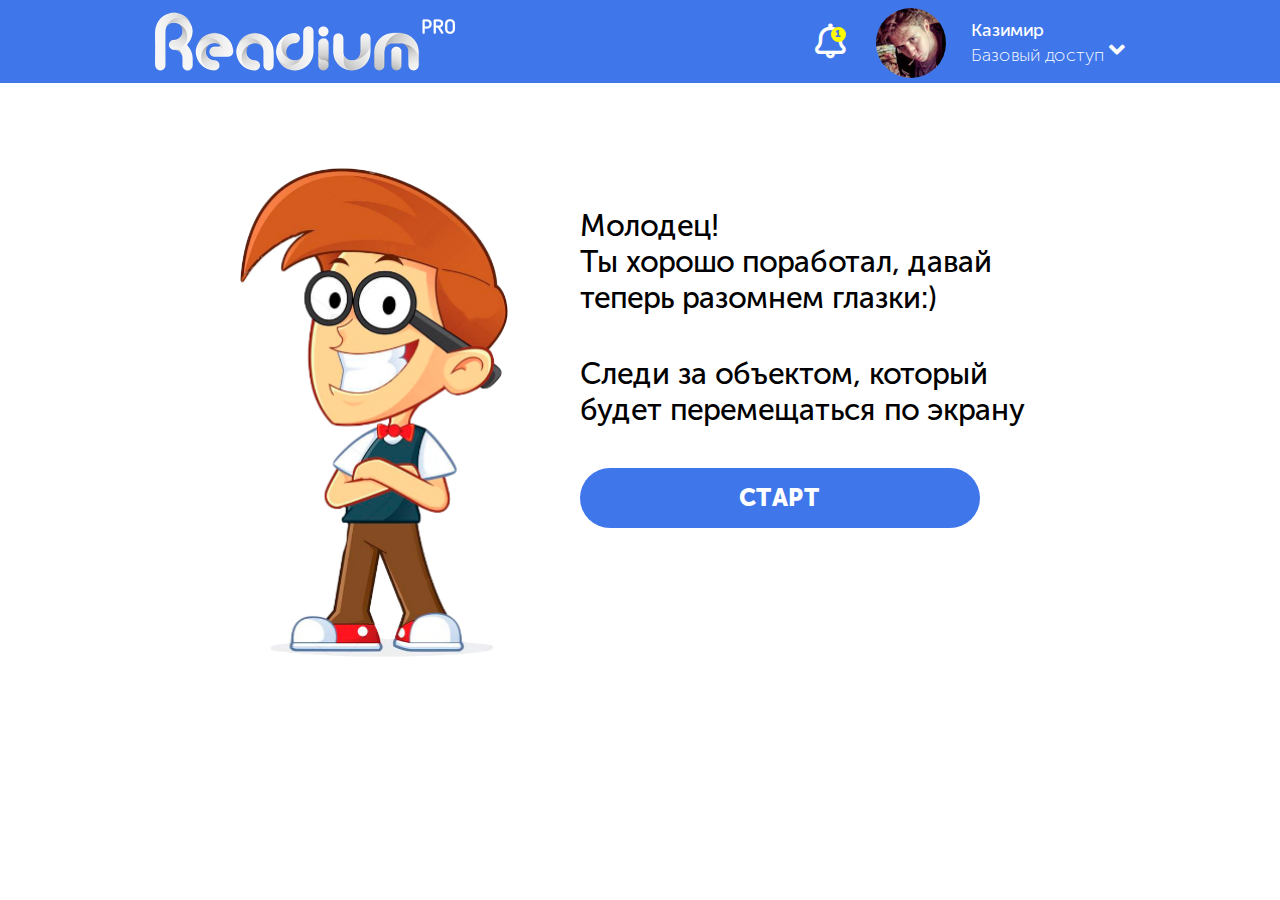
<file: test_code/ball.html>
<!DOCTYPE html>
<html lang="ru">

<head>
	<meta charset="utf-8">
	<title>Ball</title>
	<meta name="description" content="">
	<meta http-equiv="X-UA-Compatible" content="IE=edge">
	<meta name="viewport" content="width=device-width, initial-scale=1, maximum-scale=1">
	
	<!-- <meta property="og:image" content="path/to/image.jpg">
	<link rel="shortcut icon" href="img/favicon/favicon.ico" type="image/x-icon">
	<link rel="apple-touch-icon" href="img/favicon/apple-touch-icon.png">
	<link rel="apple-touch-icon" sizes="72x72" href="img/favicon/apple-touch-icon-72x72.png">
	<link rel="apple-touch-icon" sizes="114x114" href="img/favicon/apple-touch-icon-114x114.png">
	Chrome, Firefox OS and Opera
	<meta name="theme-color" content="#000">
	Windows Phone
	<meta name="msapplication-navbutton-color" content="#000">
	iOS Safari
	<meta name="apple-mobile-web-app-status-bar-style" content="#000"> -->
	<style>body { overflow-x: hidden; } html { background-color: #fff; }</style>
	<link rel="stylesheet" href="../css/fonts.css">
	<link rel="stylesheet" href="../css/test-style.css">
	<link rel="stylesheet" href="../css/fontawesome-all.min.css">
</head>

<body>
	
	<header class="test-header clearfix">
		<div class="layout-position">

			<div class="test-header-wraper">
				<div class="logo">
					<a href="../index.html" class="logo-link"><img src="../img/land/Logo-White.png" width="300" height="59" alt="Readium"></a>
				</div>
				<div class="subscription hidden">
					<a class="subscription__link btn" href="#">Оформить подписку</a>
					<div class="reward hidden">
						<ul>
							<li class="reward-item reward-item__star">100</li>
							<li class="reward-item reward-item__energy">100</li>
							<li class="reward-item reward-item__coin">100</li>
						</ul>
					</div>
				</div>

				<div class="user-block">
					<div class="user-block__notification">
						<i class="far fa-bell"></i>
					</div>
					<div class="user-block__avatar">
						<img src="../img/test/avatar1.jpg" alt="ваш аватар">
					</div>
					<div class="user-block__profile">
						<span class="user-block__profile-name">Казимир</span>
						<span class="user-block__profile-access">Базовый доступ</span>
					</div>
					<div class="arr-down">
						<i class="fas fa-angle-down"></i>
					</div>

				</div>
				<div class="user-menu hidden">
					<ul>
						<li class="user-menu__item"><a href="#">Профиль</a></li>
						<li class="user-menu__item"><a href="#">Оформить подписку</a></li>
						<li class="user-menu__item hidden"><a href="#">Статистика</a></li>
						<li class="user-menu__item hidden"><a href="#">Награды</a></li>
						<li class="user-menu__item hidden"><a href="#">Упражнения</a></li>
					</ul>
					<div class="reward reward--small">
						<ul>
							<li class="reward-item reward-item--small reward-item__star reward-item__star--small">100</li>
							<li class="reward-item reward-item--small reward-item__energy reward-item__energy--small">100</li>
							<li class="reward-item reward-item--small reward-item__coin reward-item__coin--small">100</li>
						</ul>
						<div class="exit">
							<button class="exit-profile">Выход</button>
						</div>
					</div>
				</div>
			</div>
			
		</div>
	</header>

	<main>
		<div class="test layout-position">
			<div class="test-wraper test-wraper-start">
				<div class="first-screen clearfix">
					<img src="../img/test/start-t2-boy.png" width="268" height="490" alt="IMG">
					<p class="first-screen__text first-screen__text-top">Молодец!<br><span>Ты хорошо поработал, давай теперь разомнем глазки:)</p>
					<p class="first-screen__text first-screen__text-bot">Следи за объектом, который будет перемещаться по экрану</p>
					<button id="start-btn" class="test-read btn">Старт</button>
				</div>
			</div>
		</div>
		<div class="ball-screen hidden">
			<div id="train" class="ball-screen__img">
				<img src="../img/test/ufo.png" width="175" height="159">
			</div>
			<div class="time-bar">
				<div class="time-bar__band"></div>
			</div>
		</div>
	</main>


	</div>
	<script src="../js/ball.js"></script>
</body>
</html>
</file>
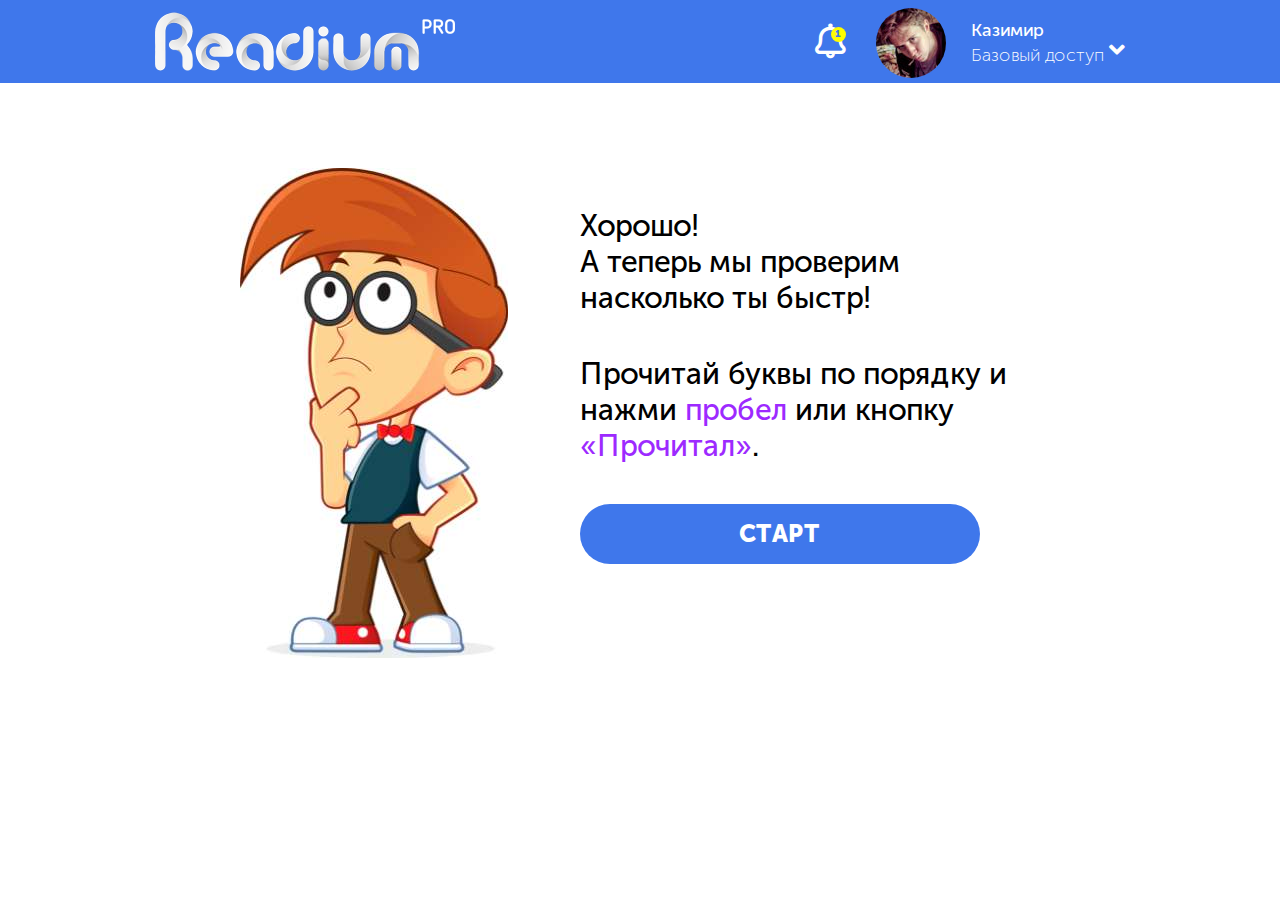
<file: test_code/test-timer.html>
<!DOCTYPE html>
<html lang="ru">

<head>
	<meta charset="utf-8">
	<title>test-abc</title>
	<meta name="description" content="">
	<meta http-equiv="X-UA-Compatible" content="IE=edge">
	<meta name="viewport" content="width=device-width, initial-scale=1, maximum-scale=1">
	
	<!-- <meta property="og:image" content="path/to/image.jpg">
	<link rel="shortcut icon" href="img/favicon/favicon.ico" type="image/x-icon">
	<link rel="apple-touch-icon" href="img/favicon/apple-touch-icon.png">
	<link rel="apple-touch-icon" sizes="72x72" href="img/favicon/apple-touch-icon-72x72.png">
	<link rel="apple-touch-icon" sizes="114x114" href="img/favicon/apple-touch-icon-114x114.png">
	Chrome, Firefox OS and Opera
	<meta name="theme-color" content="#000">
	Windows Phone
	<meta name="msapplication-navbutton-color" content="#000">
	iOS Safari
	<meta name="apple-mobile-web-app-status-bar-style" content="#000"> -->
	<style>body { overflow-x: hidden; } html { background-color: #fff; }</style>
	<link rel="stylesheet" href="../css/fonts.css">
	<link rel="stylesheet" href="../css/test-style.css">
	<link rel="stylesheet" href="../css/fontawesome-all.min.css">
</head>

<body>
	
	<header class="test-header clearfix">
		<div class="layout-position clearfix">

			<div class="test-header-wraper ">
				<div class="logo">
					<a href="../index.html" class="logo-link"><img src="../img/land/Logo-White.png" width="300" height="59" alt="Readium"></a>
				</div>
				<div class="subscription hidden">
					<a class="subscription__link btn hidden" href="#">Оформить подписку</a>
					<div class="reward hidden">
						<ul>
							<li class="reward-item reward-item__star">100</li>
							<li class="reward-item reward-item__energy">100</li>
							<li class="reward-item reward-item__coin">100</li>
						</ul>
					</div>
				</div>

				<div class="user-block">
					<div class="user-block__notification">
						<i class="far fa-bell"></i>
					</div>
					<div class="user-block__avatar">
						<img src="../img/test/avatar1.jpg" alt="ваш аватар">
					</div>
					<div class="user-block__profile">
						<span class="user-block__profile-name">Казимир</span>
						<span class="user-block__profile-access">Базовый доступ</span>
					</div>
					<div class="arr-down">
						<i class="fas fa-angle-down"></i>
					</div>

				</div>
				<div class="user-menu hidden">
					<ul>
						<li class="user-menu__item"><a href="#">Профиль</a></li>
						<li class="user-menu__item"><a href="#">Оформить подписку</a></li>
						<li class="user-menu__item hidden"><a href="#">Статистика</a></li>
						<li class="user-menu__item hidden"><a href="#">Награды</a></li>
						<li class="user-menu__item hidden"><a href="#">Упражнения</a></li>
					</ul>
					<div class="reward reward--small">
						<ul>
							<li class="reward-item reward-item--small reward-item__star reward-item__star--small">100</li>
							<li class="reward-item reward-item--small reward-item__energy reward-item__energy--small">100</li>
							<li class="reward-item reward-item--small reward-item__coin reward-item__coin--small">100</li>
						</ul>
						<div class="exit">
							<button class="exit-profile">Выход</button>
						</div>
					</div>
				</div>
			</div>
			
		</div>
	</header>

	<main>

		<div class="test layout-position">

			<div class="test-wraper test-wraper-start">
				<div class="first-screen clearfix">
					<img src="../img/test/test2-boy.jpg" width="268" height="490" alt="IMG">
					<p class="first-screen__text first-screen__text-top">Хорошо!<br><span> А теперь мы проверим<br> насколько ты быстр!</span></p>
					<p class="first-screen__text first-screen__text-bot">Прочитай буквы по порядку и нажми <span class= "test-content__text--pur">пробел</span> или кнопку <span class="test-content__text--pur">«Прочитал»</span>.</p>
					<button id="start-btn" class="test-read btn">Старт</button>
				</div>
			</div>

			<div class="test-wraper-2 clearfix hidden">
				<div class="test-content test-block clearfix">
					<div class="test-block__lesson">
						<div class="test-block__lesson-wrap">
							<div class="test-arr-right">
								<i class="fa fa-arrow-right" aria-hidden="true"></i>
							</div>
							<table class="table-letter">
								<tr>
									<td class="active-td">а</td>
									<td>б</td>
									<td>в</td>
									<td>г</td>
									<td>д</td>
								</tr>
								<tr>
									<td>е</td>
									<td>ё</td>
									<td>ж</td>
									<td>з</td>
									<td>и</td>
								</tr>
								<tr>
									<td>й</td>
									<td>к</td>
									<td>л</td>
									<td>м</td>
									<td>н</td>
								</tr>
								<tr>
									<td>о</td>
									<td>п</td>
									<td>р</td>
									<td>с</td>
									<td>т</td>
								</tr>
								<tr>
									<td>у</td>
									<td>ф</td>
									<td>х</td>
									<td>ц</td>
									<td>ч</td>
								</tr>
								<tr>
									<td>ш</td>
									<td>щ</td>
									<td>э</td>
									<td>ю</td>
									<td>я</td>
								</tr>
							</table>
						</div>
						<div class="hint-rotate hidden">
								<p class="hint-rotate__text"> <span class="text-green">Молодец!</span><br>А теперь прочитай буквы <span class="text-blue">сверху-вниз</span> </p>
								<button id="adc-hint-ok" class="test-read">Ок</button>
							</div>

					</div>
					<aside class="test-block__timers">
						<div class="test-block__timers-title">
							твоё время
						</div>
						<div id="timer1" class="test-timer test-timer1 test-timer--active">0 : 00</div>
						<div id="timer2" class="test-timer test-timer2 disabled">0 : 00</div>
						<div id="timer3" class="test-timer test-timer3 disabled">0 : 00</div>
						<div id="timer4" class="test-timer test-timer4 disabled">0 : 00</div>
						<div id="timer5" class="test-timer test-timer5 disabled">0 : 00</div>
					</aside>
					<div class="test-btn-block">
						<button id="test-abc" class="test-read btn">Прочитал</button>
						<button id="modal-hint"	class="test-read test-hint btn">Подсказка</button>
						<div class="btn-overlay hidden"></div>
					</div>
				</div>
			</div>
			<div class="test-wraper test-wraper-result hidden">
				<div class="test-content clearfix">
					<img class="img-result" src="../img/test/boy.png" width="272" height="463" alt="IMG">
					<div class="result-block">
						<div class="result-block__title"> 
							<h3>Отличная работа!</h3>
							<p>Твой лучший результат:</p>	
						</div>
						<div class="result-block__text"> 0 : 23 </div>
						<div class="result-star">
							<div class="result-star__item">
								<i class="fas fa-star"></i>
							</div>
							<div class="result-star__item">
								<i class="fas fa-star"></i>
							</div>
							<div class="result-star__item ">
								<i class="far fa-star"></i>
							</div>
							<div class="reward-item__star reward-item__star--big"></div>
						</div>
						<div class="result-block__text-bot">
							<p>Ты получаешь свои первые моннетки! Они вскоре тебе пригодятся!</p>
						</div>
					</div>
					<button id="btn-result" class="test-read test-read--right test-read--result btn">далее</button>
				</div>
			</div>
			

		</div>
	</main>
	<div class="overlay hidden"></div>

	<div class="modal-hint hidden">
		<div class="modal-hint__header">
			<h3 class="modal-hint__header-title">Подсказка</h3>
			<img src="../img/rocet-form.png" alt="roket">
		</div>
		<p class="hint-text"></p>
		<ul class="hint-list">
			<li class="hint-list__item">1. Прочитай буквы первый раз внимательно,засекая скорость.</li>
			<li class="hint-list__item">2. Со второго раза буквы будут поворачиваться каждый раз на 90 градусов. Твоя задача читать их правильно.</li>
			<li class="hint-list__item">3. Когда буквы вернутся в исходное положение, прочитай их с максимальной скоростью.</li>
		</ul>
		<button class="hint-btn">Понял</button>

	</div>
	<script src="../js/test-abc.js"></script>
	<!-- <script src="js/step-test.js"></script> -->
	
</body>
</html>
</file>
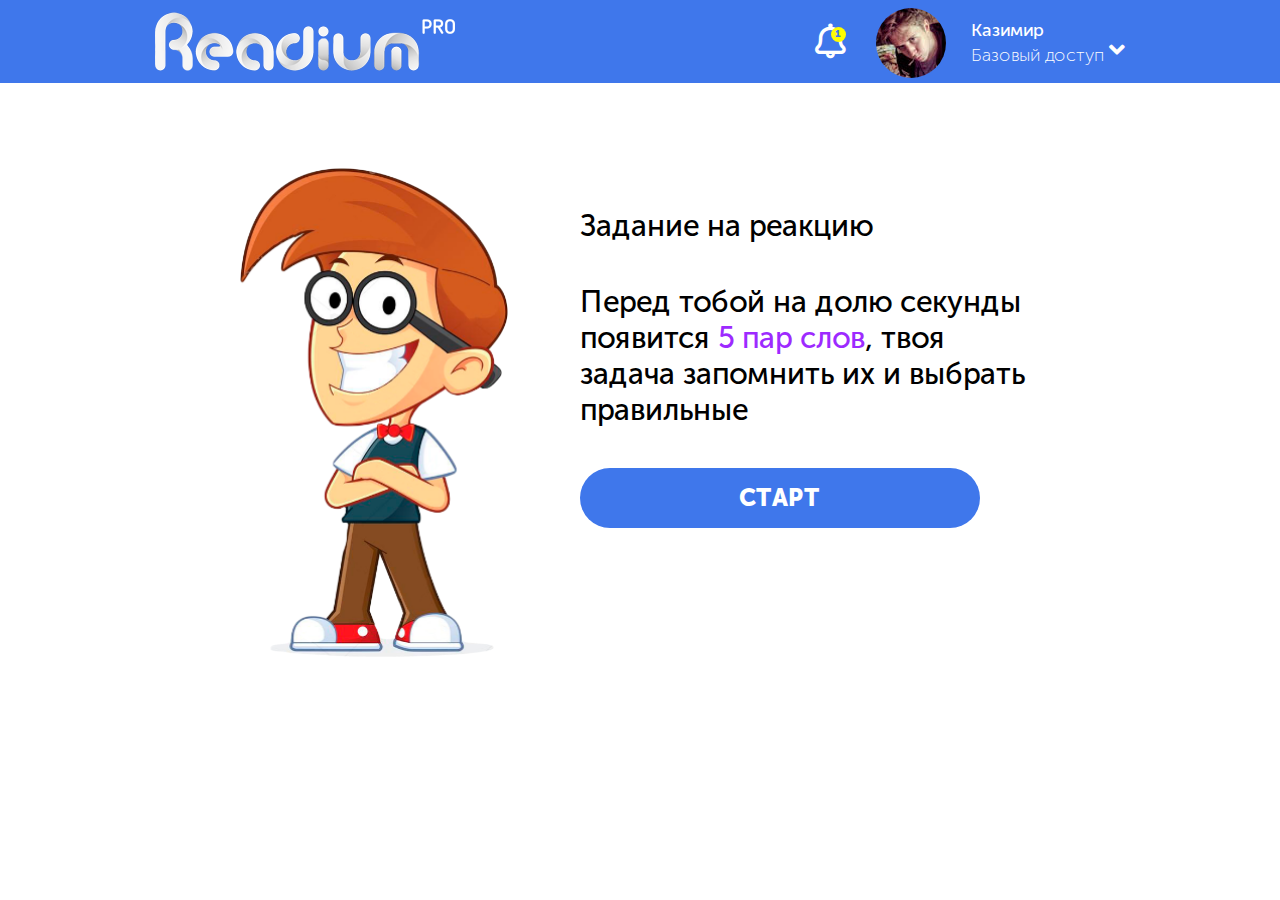
<file: test_code/waterlemon.html>
<!DOCTYPE html>
<html lang="ru">

<head>
	<meta charset="utf-8">
	<title>waterlemon</title>
	<meta name="description" content="">
	<meta http-equiv="X-UA-Compatible" content="IE=edge">
	<meta name="viewport" content="width=device-width, initial-scale=1, maximum-scale=1">
	<link rel="stylesheet" href="../css/fonts.css">
	<link rel="stylesheet" href="../css/test-style.css">
	<link rel="stylesheet" href="../css/fontawesome-all.min.css">
</head>

<body>
	
	<header class="test-header clearfix">
		<div class="layout-position">

			<div class="test-header-wraper">
				<div class="logo">
					<a href="../index.html" class="logo-link"><img src="../img/land/Logo-White.png" width="300" height="59" alt="Readium"></a>
				</div>
				<div class="subscription hidden">
					<a class="subscription__link btn" href="#">Оформить подписку</a>
					<div class="reward hidden">
						<ul>
							<li class="reward-item reward-item__star">100</li>
							<li class="reward-item reward-item__energy">100</li>
							<li class="reward-item reward-item__coin">100</li>
						</ul>
					</div>
				</div>

				<div class="user-block">
					<div class="user-block__notification">
						<i class="far fa-bell"></i>
					</div>
					<div class="user-block__avatar">
						<img src="../img/test/avatar1.jpg" alt="ваш аватар">
					</div>
					<div class="user-block__profile">
						<span class="user-block__profile-name">Казимир</span>
						<span class="user-block__profile-access">Базовый доступ</span>
					</div>
					<div class="arr-down">
						<i class="fas fa-angle-down"></i>
					</div>

				</div>
				<div class="user-menu hidden">
					<ul>
						<li class="user-menu__item"><a href="#">Профиль</a></li>
						<li class="user-menu__item"><a href="#">Оформить подписку</a></li>
						<li class="user-menu__item hidden"><a href="#">Статистика</a></li>
						<li class="user-menu__item hidden"><a href="#">Награды</a></li>
						<li class="user-menu__item hidden"><a href="#">Упражнения</a></li>
					</ul>
					<div class="reward reward--small">
						<ul>
							<li class="reward-item reward-item--small reward-item__star reward-item__star--small">100</li>
							<li class="reward-item reward-item--small reward-item__energy reward-item__energy--small">100</li>
							<li class="reward-item reward-item--small reward-item__coin reward-item__coin--small">100</li>
						</ul>
						<div class="exit">
							<button class="exit-profile">Выход</button>
						</div>
					</div>
				</div>
			</div>
			
		</div>
	</header>
	<!-- -----------------------test-content -------------------------------------------------------->
	<main>
		<div class="test layout-position">
			<!-- ----------------start-scr--------------------------- -->
			<div class="test-wraper test-wraper-start">
				<div class="first-screen clearfix">
					<img src="../img/test/start-t2-boy.png" width="268" height="490" alt="IMG">
					<p class="first-screen__text first-screen__text-top">Задание на реакцию</p>
					<p class="first-screen__text first-screen__text-bot">Перед тобой на долю секунды появится <span class= "test-content__text--pur">5 пар слов</span>, твоя задача запомнить их и выбрать правильные</p>
					<button id="start-btn" class="test-read btn">Старт</button>
				</div>
			</div>
			<!-- ---------------ready-scr---------------------------- -->
			<div class="test-wraper test-wraper-ready hidden">
				<div class="test-content test-ready">
					<p>Вы готовы?</p>
					<button id="btn-ready" class="test-read test-read--ready">Да</button>
				</div>
			</div>	
			<!-- ---------------task-scr----------------------------- -->
			<div class=" test-wraper test-wraper2 hidden">
				<div class="test-content clearfix">  
					<div class="task-test2 clearfix">
						<div class="task-word task-word1">
							<span>Дыня</span>
						</div>
						<img src="../img/test/test2-boy.png" alt="IMG">
						<div class="task-word task-word2">
							<span>Арбуз</span>
						</div>
					</div>
					<!-- --------------answer-scr--------------------------- -->					
					<div class="test2-answer hidden">
						<div class="test2-answer__text">
							<!-- Заголовок проверки ответа, убрать класс hidden в окне проверки -->
							<h3 class="hidden">Хорошо!</h3>
							<!-- Вопрос задания добавить класс hidden в окне проверки -->
							<p>Какие были слова?</p>
							<!-- Если допущена ошибка то показать это сообщение под заголовком -->
							<span class="hidden">Но ты совершил ошибку, будь внимательней в следующий раз:)</span>
						</div>
						<div class="possible-answer possible-answer--col2"> <!-- possible-answer--col1 -->
							<div class="possible-answer__wrap">
								<span class="possible-answer__item">Капуста</span>
							</div>
							<div class="possible-answer__wrap">
								<span class="possible-answer__item">Морковь</span>
							</div>
							<div class="possible-answer__wrap">
								<span class="possible-answer__item">Арбуз</span>
							</div>
							<div class="possible-answer__wrap">
								<span class="possible-answer__item">Собака</span>
							</div>
							<div class="possible-answer__wrap">
								<span class="possible-answer__item">Яблоко</span>
							</div>
							<div class="possible-answer__wrap">
								<span class="possible-answer__item">Дыня</span>
							</div>
							<div class="test-btn-block">
								<button id="btn-answ" class="test-read test-read2 hidden">Далее</button>
							</div>
						</div>
					</div>
				</div>
			</div>
			<div class="test-wraper test-wraper-result hidden">
				<div class="test-content clearfix">
					<img class="img-result" src="../img/test/boy.png" width="272" height="463" alt="IMG">
					<div class="result-block">
						<div class="result-block__title"> 
							<h3>Отличная работа!</h3>
							<p>Ты правилно отгадал:</p>	
						</div>
						<div class="result-block__text"> 0 : 23 </div>
						<div class="result-star">
							<div class="result-star__item">
								<i class="fas fa-star"></i>
							</div>
							<div class="result-star__item">
								<i class="fas fa-star"></i>
							</div>
							<div class="result-star__item ">
								<i class="far fa-star"></i>
							</div>
							<div class="reward-item__star reward-item__star--big"></div>
						</div>
						<div class="result-block__text-bot">
							<p>Ты получаешь свои первые моннетки! Они вскоре тебе пригодятся!</p>
						</div>
					</div>
					<button id="btn-result" class="test-read test-read--right test-read--result btn">далее</button>
				</div>
			</div>
		</div>
	</main>
<script src="../js/waterlemon.js"></script>
</body>
</html>
</file>
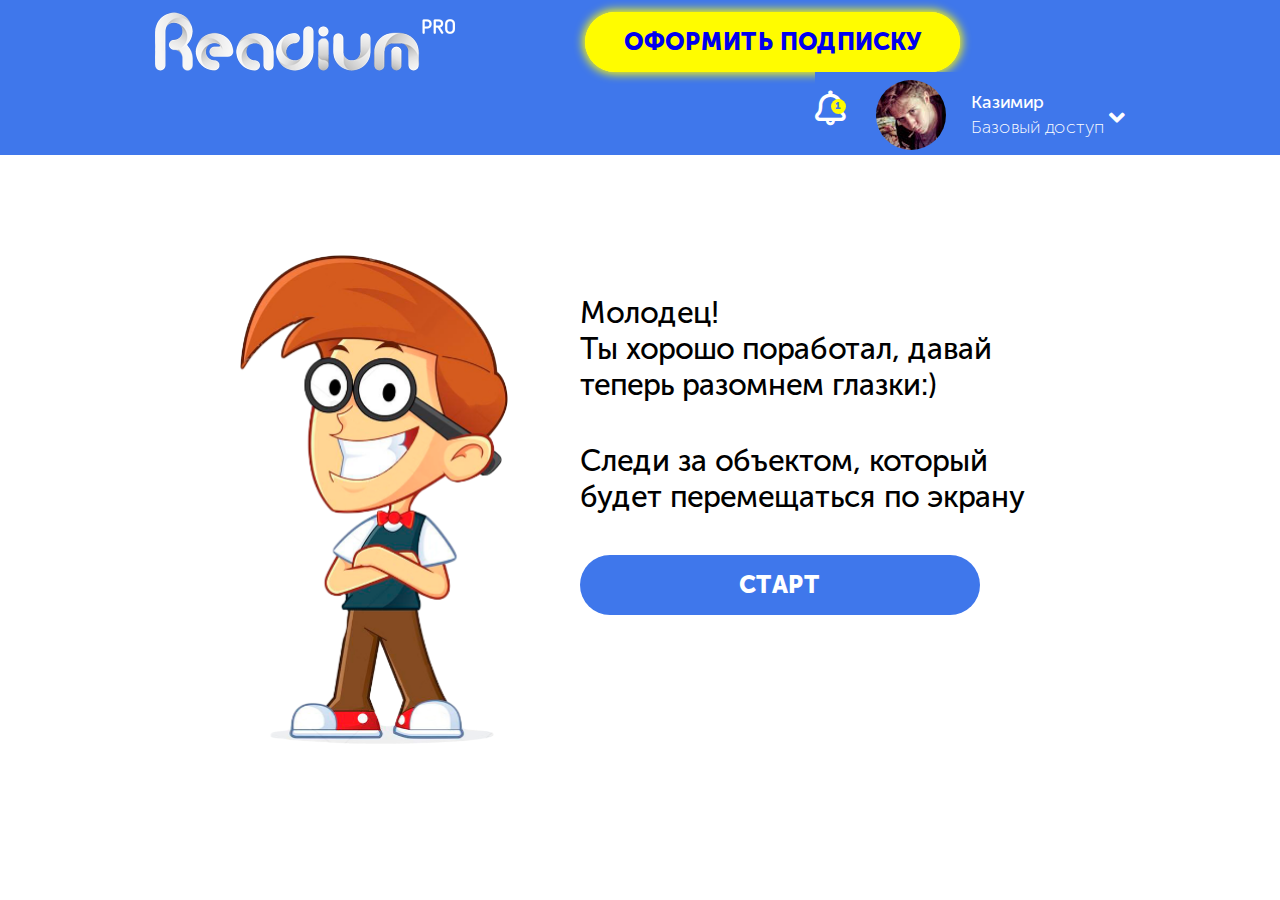
<file: test_code/abc/ball.html>
<html lang="ru">
<head>
    <meta charset="utf-8">
    <title>Ball</title>
    <meta name="description" content="">
    <meta http-equiv="X-UA-Compatible" content="IE=edge">
    <meta name="viewport" content="width=device-width, initial-scale=1, maximum-scale=1">

    <!-- <meta property="og:image" content="path/to/image.jpg">
    <link rel="shortcut icon" href="img/favicon/favicon.ico" type="image/x-icon">
    <link rel="apple-touch-icon" href="img/favicon/apple-touch-icon.png">
    <link rel="apple-touch-icon" sizes="72x72" href="img/favicon/apple-touch-icon-72x72.png">
    <link rel="apple-touch-icon" sizes="114x114" href="img/favicon/apple-touch-icon-114x114.png">
    Chrome, Firefox OS and Opera
    <meta name="theme-color" content="#000">
    Windows Phone
    <meta name="msapplication-navbutton-color" content="#000">
    iOS Safari
    <meta name="apple-mobile-web-app-status-bar-style" content="#000"> -->
    <style>body {
        overflow-x: hidden;
    }

    html {
        background-color: #fff;
    }</style>
    <link rel="stylesheet" href="fonts.css">
    <link rel="stylesheet" href="style.css">
    <link rel="stylesheet" href="fontawesome-all.min.css">
</head>

<body>

<header class="test-header clearfix">
    <div class="layout-position">

        <div class="test-header-wraper">
            <div class="logo">
                <a href="index.html" class="logo-link"><img src="img/Logo-White.png" width="300" height="59"
                                                            alt="Readium"></a>
            </div>
            <div class="subscription">
                <a class="subscription__link btn" href="#">Оформить подписку</a>
                <div class="reward hidden">
                    <ul>
                        <li class="reward-item reward-item__star">100</li>
                        <li class="reward-item reward-item__energy">100</li>
                        <li class="reward-item reward-item__coin">100</li>
                    </ul>
                </div>
            </div>

            <div class="user-block">
                <div class="user-block__notification">
                    <i class="far fa-bell"></i>
                </div>
                <div class="user-block__avatar">
                    <img src="img/avatar1.jpg" alt="ваш аватар">
                </div>
                <div class="user-block__profile">
                    <span class="user-block__profile-name">Казимир</span>
                    <span class="user-block__profile-access">Базовый доступ</span>
                </div>
                <div class="arr-down">
                    <i class="fas fa-angle-down"></i>
                </div>

            </div>
            <div class="user-menu hidden">
                <ul>
                    <li class="user-menu__item"><a href="#">Профиль</a></li>
                    <li class="user-menu__item"><a href="#">Оформить подписку</a></li>
                    <li class="user-menu__item hidden"><a href="#">Статистика</a></li>
                    <li class="user-menu__item hidden"><a href="#">Награды</a></li>
                    <li class="user-menu__item hidden"><a href="#">Упражнения</a></li>
                </ul>
                <div class="reward reward--small">
                    <ul>
                        <li class="reward-item reward-item--small reward-item__star reward-item__star--small">100</li>
                        <li class="reward-item reward-item--small reward-item__energy reward-item__energy--small">100
                        </li>
                        <li class="reward-item reward-item--small reward-item__coin reward-item__coin--small">100</li>
                    </ul>
                    <div class="exit">
                        <button class="exit-profile">Выход</button>
                    </div>
                </div>
            </div>
        </div>

    </div>
</header>

<main>
    <div class="test layout-position">
        <div class="test-wraper test-wraper-start">
            <div class="first-screen clearfix">
                <img src="img/start-t2-boy.png" width="268" height="490" alt="IMG">
                <p class="first-screen__text first-screen__text-top">Молодец!<br><span>Ты хорошо поработал, давай теперь разомнем глазки:)</span>
                </p>
                <p class="first-screen__text first-screen__text-bot">Следи за объектом, который будет перемещаться по
                    экрану</p>
                <button id="start-btn" class="test-read btn">Старт</button>
            </div>
        </div>
    </div>
    <div class="ball-screen hidden">
        <div id="train" class="ball-screen__img">
            <img src="img/ufo.png" width="175" height="159">
        </div>
        <div class="time-bar">
            <div class="time-bar__band"></div>
        </div>
    </div>
</main>


<script src="js/ball.js"></script>


</body>
</html>
</file>
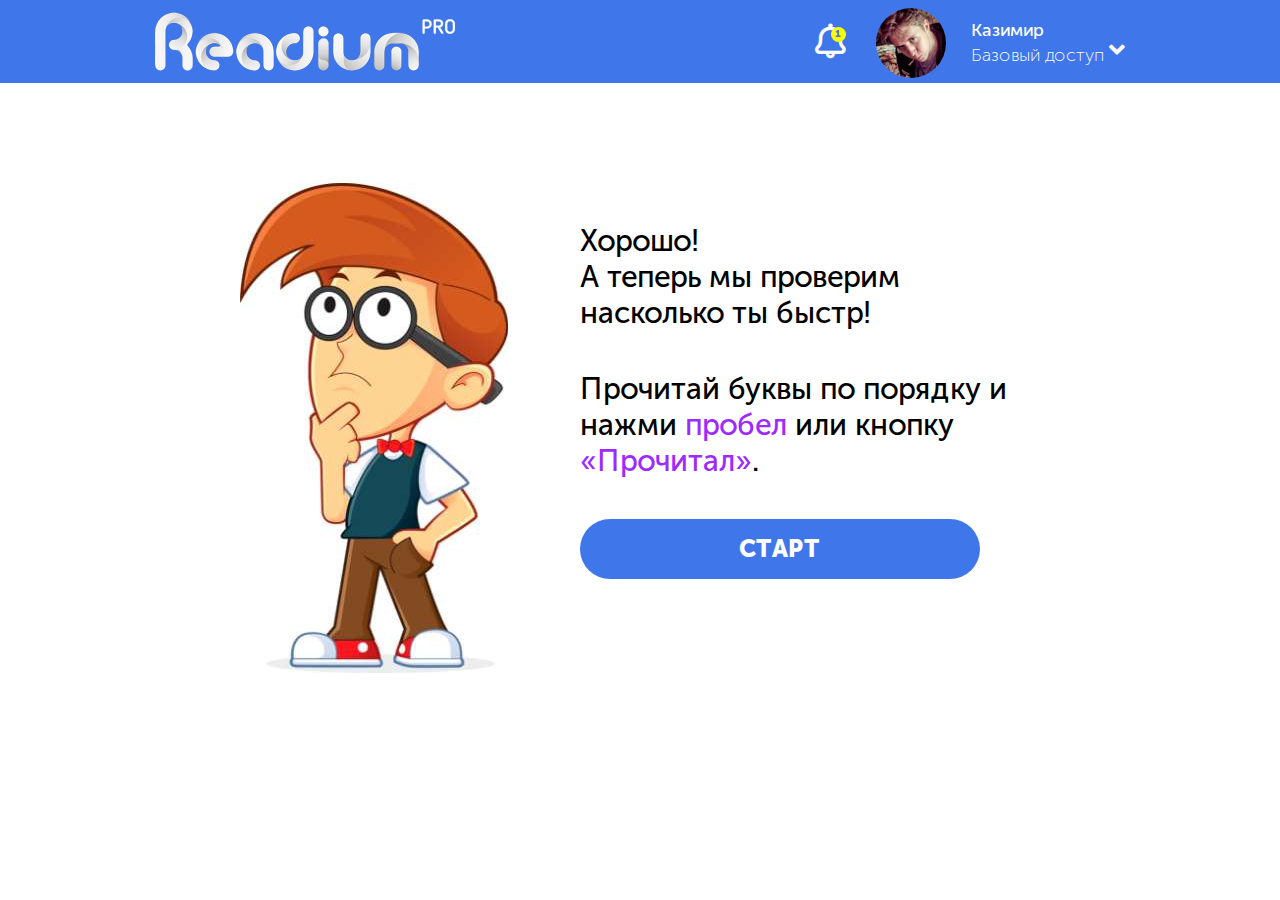
<file: test_code/abc/test-timer.html>
<!DOCTYPE html>
<html lang="ru">

<head>
	<meta charset="utf-8">
	<title>test-timer</title>
	<meta name="description" content="">
	<meta http-equiv="X-UA-Compatible" content="IE=edge">
	<meta name="viewport" content="width=device-width, initial-scale=1, maximum-scale=1">
	
	<!-- <meta property="og:image" content="path/to/image.jpg">
	<link rel="shortcut icon" href="img/favicon/favicon.ico" type="image/x-icon">
	<link rel="apple-touch-icon" href="img/favicon/apple-touch-icon.png">
	<link rel="apple-touch-icon" sizes="72x72" href="img/favicon/apple-touch-icon-72x72.png">
	<link rel="apple-touch-icon" sizes="114x114" href="img/favicon/apple-touch-icon-114x114.png">
	Chrome, Firefox OS and Opera
	<meta name="theme-color" content="#000">
	Windows Phone
	<meta name="msapplication-navbutton-color" content="#000">
	iOS Safari
	<meta name="apple-mobile-web-app-status-bar-style" content="#000"> -->
	<style>body { overflow-x: hidden; } html { background-color: #fff; }</style>
	<link rel="stylesheet" href="fonts.css">
	<link rel="stylesheet" href="style.css">
	<link rel="stylesheet" href="fontawesome-all.min.css">
</head>

<body>
	
	<header class="test-header clearfix">
		<div class="layout-position clearfix">

			<div class="test-header-wraper ">
				<div class="logo">
					<a href="index.html" class="logo-link"><img src="img/Logo-White.png" width="300" height="59" alt="Readium"></a>
				</div>
				<div class="subscription hidden">
					<a class="subscription__link btn hidden" href="#">Оформить подписку</a>
					<div class="reward hidden">
						<ul>
							<li class="reward-item reward-item__star">100</li>
							<li class="reward-item reward-item__energy">100</li>
							<li class="reward-item reward-item__coin">100</li>
						</ul>
					</div>
				</div>

				<div class="user-block">
					<div class="user-block__notification">
						<i class="far fa-bell"></i>
					</div>
					<div class="user-block__avatar">
						<img src="img/avatar1.jpg" alt="ваш аватар">
					</div>
					<div class="user-block__profile">
						<span class="user-block__profile-name">Казимир</span>
						<span class="user-block__profile-access">Базовый доступ</span>
					</div>
					<div class="arr-down">
						<i class="fas fa-angle-down"></i>
					</div>

				</div>
				<div class="user-menu hidden">
					<ul>
						<li class="user-menu__item"><a href="#">Профиль</a></li>
						<li class="user-menu__item"><a href="#">Оформить подписку</a></li>
						<li class="user-menu__item hidden"><a href="#">Статистика</a></li>
						<li class="user-menu__item hidden"><a href="#">Награды</a></li>
						<li class="user-menu__item hidden"><a href="#">Упражнения</a></li>
					</ul>
					<div class="reward reward--small">
						<ul>
							<li class="reward-item reward-item--small reward-item__star reward-item__star--small">100</li>
							<li class="reward-item reward-item--small reward-item__energy reward-item__energy--small">100</li>
							<li class="reward-item reward-item--small reward-item__coin reward-item__coin--small">100</li>
						</ul>
						<div class="exit">
							<button class="exit-profile">Выход</button>
						</div>
					</div>
				</div>
			</div>
			
		</div>
	</header>

	<main>

		<div class="test layout-position">

			<div class="test-wraper test-wraper-start">
				<div class="first-screen clearfix">
					<img src="img/test2-boy.jpg" width="268" height="490" alt="IMG">
					<p class="first-screen__text first-screen__text-top">Хорошо!<br><span> А теперь мы проверим<br> насколько ты быстр!</span></p>
					<p class="first-screen__text first-screen__text-bot">Прочитай буквы по порядку и нажми <span class= "test-content__text--pur">пробел</span> или кнопку <span class="test-content__text--pur">«Прочитал»</span>.</p>
					<button id="start-btn" class="test-read btn">Старт</button>
				</div>
			</div>

			<div class="test-wraper-2 clearfix hidden">
				<div class="test-content test-block clearfix">
					<div class="test-block__lesson">
						<div class="test-block__lesson-wrap">
							<div class="test-arr-right">
								<i class="fa fa-arrow-right" aria-hidden="true"></i>
							</div>
							<table class="table-letter">
								<tr>
									<td class="active-td">а</td>
									<td>б</td>
									<td>в</td>
									<td>г</td>
									<td>д</td>
								</tr>
								<tr>
									<td>е</td>
									<td>ё</td>
									<td>ж</td>
									<td>з</td>
									<td>и</td>
								</tr>
								<tr>
									<td>й</td>
									<td>к</td>
									<td>л</td>
									<td>м</td>
									<td>н</td>
								</tr>
								<tr>
									<td>о</td>
									<td>п</td>
									<td>р</td>
									<td>с</td>
									<td>т</td>
								</tr>
								<tr>
									<td>у</td>
									<td>ф</td>
									<td>х</td>
									<td>ц</td>
									<td>ч</td>
								</tr>
								<tr>
									<td>ш</td>
									<td>щ</td>
									<td>э</td>
									<td>ю</td>
									<td>я</td>
								</tr>
							</table>
							<table class="table-letter2 hidden">
								<tr>
									<td class="active-td">ба</td>
									<td>бо</td>
									<td>бу</td>
									<td>бы</td>
									<td>бэ</td>
								</tr>
								<tr>
									<td>бя</td>
									<td>бё</td>
									<td>бю</td>
									<td>би</td>
									<td>бе</td>
								</tr>
								<tr>
									<td>ва</td>
									<td>во</td>
									<td>ву</td>
									<td>вы</td>
									<td>вэ</td>
								</tr>
								<tr>
									<td>вя</td>
									<td>вё</td>
									<td>вю</td>
									<td>ви</td>
									<td>ве</td>
								</tr>
								<tr>
									<td>га</td>
									<td>го</td>
									<td>гу</td>
									<td>гы</td>
									<td>гэ</td>
								</tr>
								<tr>
									<td>гя</td>
									<td>гё</td>
									<td>гю</td>
									<td>ги</td>
									<td>ге</td>
								</tr>
							</table>
							<table class="table-letter3 hidden">
								<tr>
									<td class="active-td">кра</td>
									<td>кро</td>
									<td>кру</td>
									<td>кры</td>
									<td>крэ</td>
								</tr>
								<tr>
									<td>кря</td>
									<td>крё</td>
									<td>крю</td>
									<td>кри</td>
									<td>кре</td>
								</tr>
								<tr>
									<td>лна</td>
									<td>лно</td>
									<td>лну</td>
									<td>лны</td>
									<td>лнэ</td>
								</tr>
								<tr>
									<td>зля</td>
									<td>злё</td>
									<td>злю</td>
									<td>зли</td>
									<td>зле</td>
								</tr>
								<tr>
									<td>мна</td>
									<td>мно</td>
									<td>мну</td>
									<td>мны</td>
									<td>мнэ</td>
								</tr>
								<tr>
									<td>мня</td>
									<td>мнё</td>
									<td>мню</td>
									<td>мни</td>
									<td>мне</td>
								</tr>
							</table>
						</div>
						<div class="hint-rotate hidden">
								<p class="hint-rotate__text"> <span class="text-green">Молодец!</span><br>А теперь прочитай буквы <span class="text-blue">сверху-вниз</span> </p>
								<button id="adc-hint-ok" class="test-read">Ок</button>
							</div>

					</div>
					<aside class="test-block__timers">
						<div class="test-block__timers-title">
							твоё время
						</div>
						<div id="timer1" class="test-timer test-timer1 test-timer--active">0 : 00</div>
						<div id="timer2" class="test-timer test-timer2 disabled">0 : 00</div>
						<div id="timer3" class="test-timer test-timer3 disabled">0 : 00</div>
						<div id="timer4" class="test-timer test-timer4 disabled">0 : 00</div>
						<div id="timer5" class="test-timer test-timer5 disabled">0 : 00</div>
					</aside>
					<div class="test-btn-block">
						<button id="test-abc" class="test-read btn">Прочитал</button>
						<button id="modal-hint"	class="test-read test-hint btn">Подсказка</button>
						<div class="btn-overlay hidden"></div>
					</div>
				</div>
			</div>
			<div class="test-wraper test-wraper-result hidden">
				<div class="test-content clearfix">
					<img class="img-result" src="img/boy.png" width="272" height="463" alt="IMG">
					<div class="result-block">
						<div class="result-block__title"> 
							<h3>Отличная работа!</h3>
							<p>Твой лучший результат:</p>	
						</div>
						<div class="result-block__text"> 0 : 23 </div>
						<div class="result-star">
							<div class="result-star__item">
								<i class="fas fa-star"></i>
							</div>
							<div class="result-star__item">
								<i class="fas fa-star"></i>
							</div>
							<div class="result-star__item ">
								<i class="far fa-star"></i>
							</div>
							<div class="reward-item__star reward-item__star--big"></div>
						</div>
						<div class="result-block__text-bot">
							<p>Ты получаешь свои первые моннетки! Они вскоре тебе пригодятся!</p>
						</div>
					</div>
					<button id="btn-result" class="test-read test-read--right test-read--result btn">далее</button>
				</div>
			</div>
			

		</div>
	</main>
	<div class="overlay hidden"></div>

	<div class="modal-hint hidden">
		<div class="modal-hint__header">
			<h3 class="modal-hint__header-title">Подсказка</h3>
			<img src="img/rocet-form.png" alt="roket">
		</div>
		<p class="hint-text"></p>
		<ul class="hint-list">
			<li class="hint-list__item">1. Прочитай буквы первый раз внимательно,засекая скорость.</li>
			<li class="hint-list__item">2. Со второго раза буквы будут поворачиваться каждый раз на 90 градусов. Твоя задача читать их правильно.</li>
			<li class="hint-list__item">3. Когда буквы вернутся в исходное положение, прочитай их с максимальной скоростью.</li>
		</ul>
		<button class="hint-btn">Понял</button>

	</div>
	<script src="js/test-1.js"></script>
	<!-- <script src="js/step-test.js"></script> -->
	
</body>
</html>
</file>
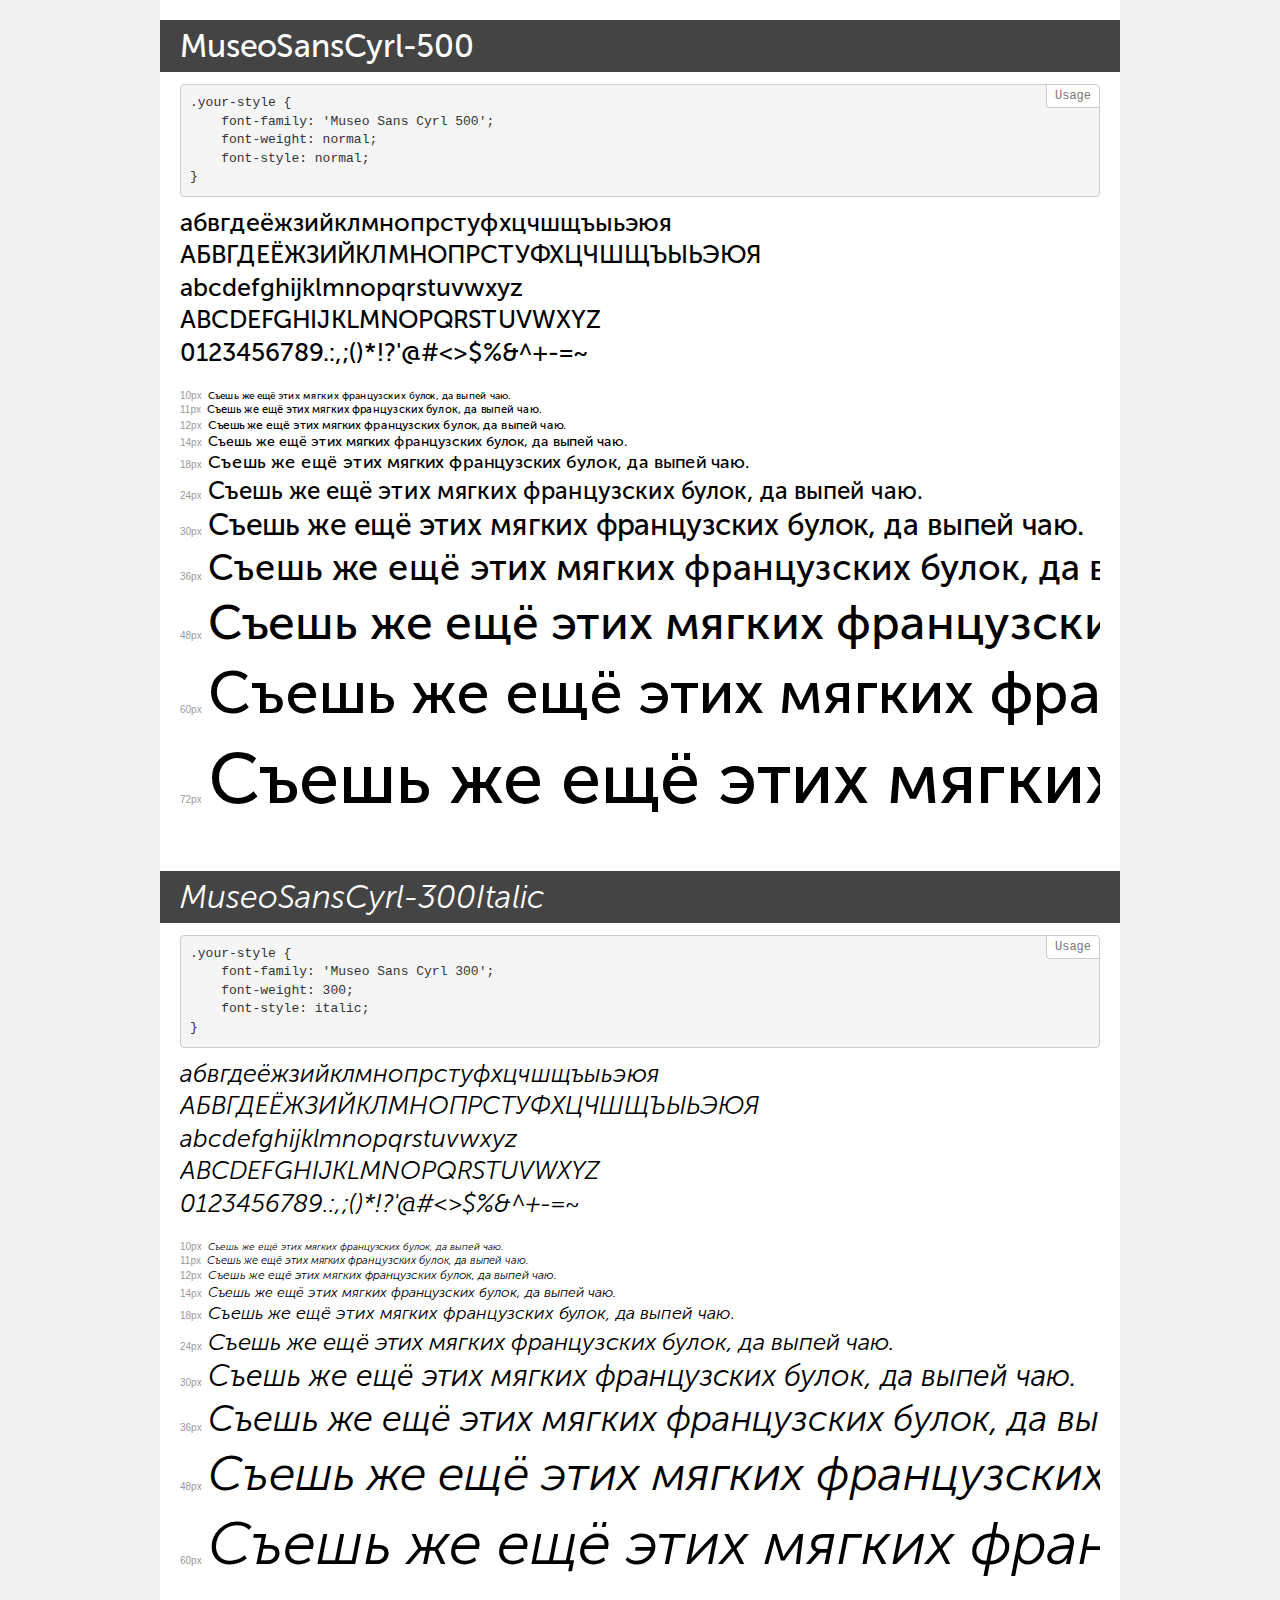
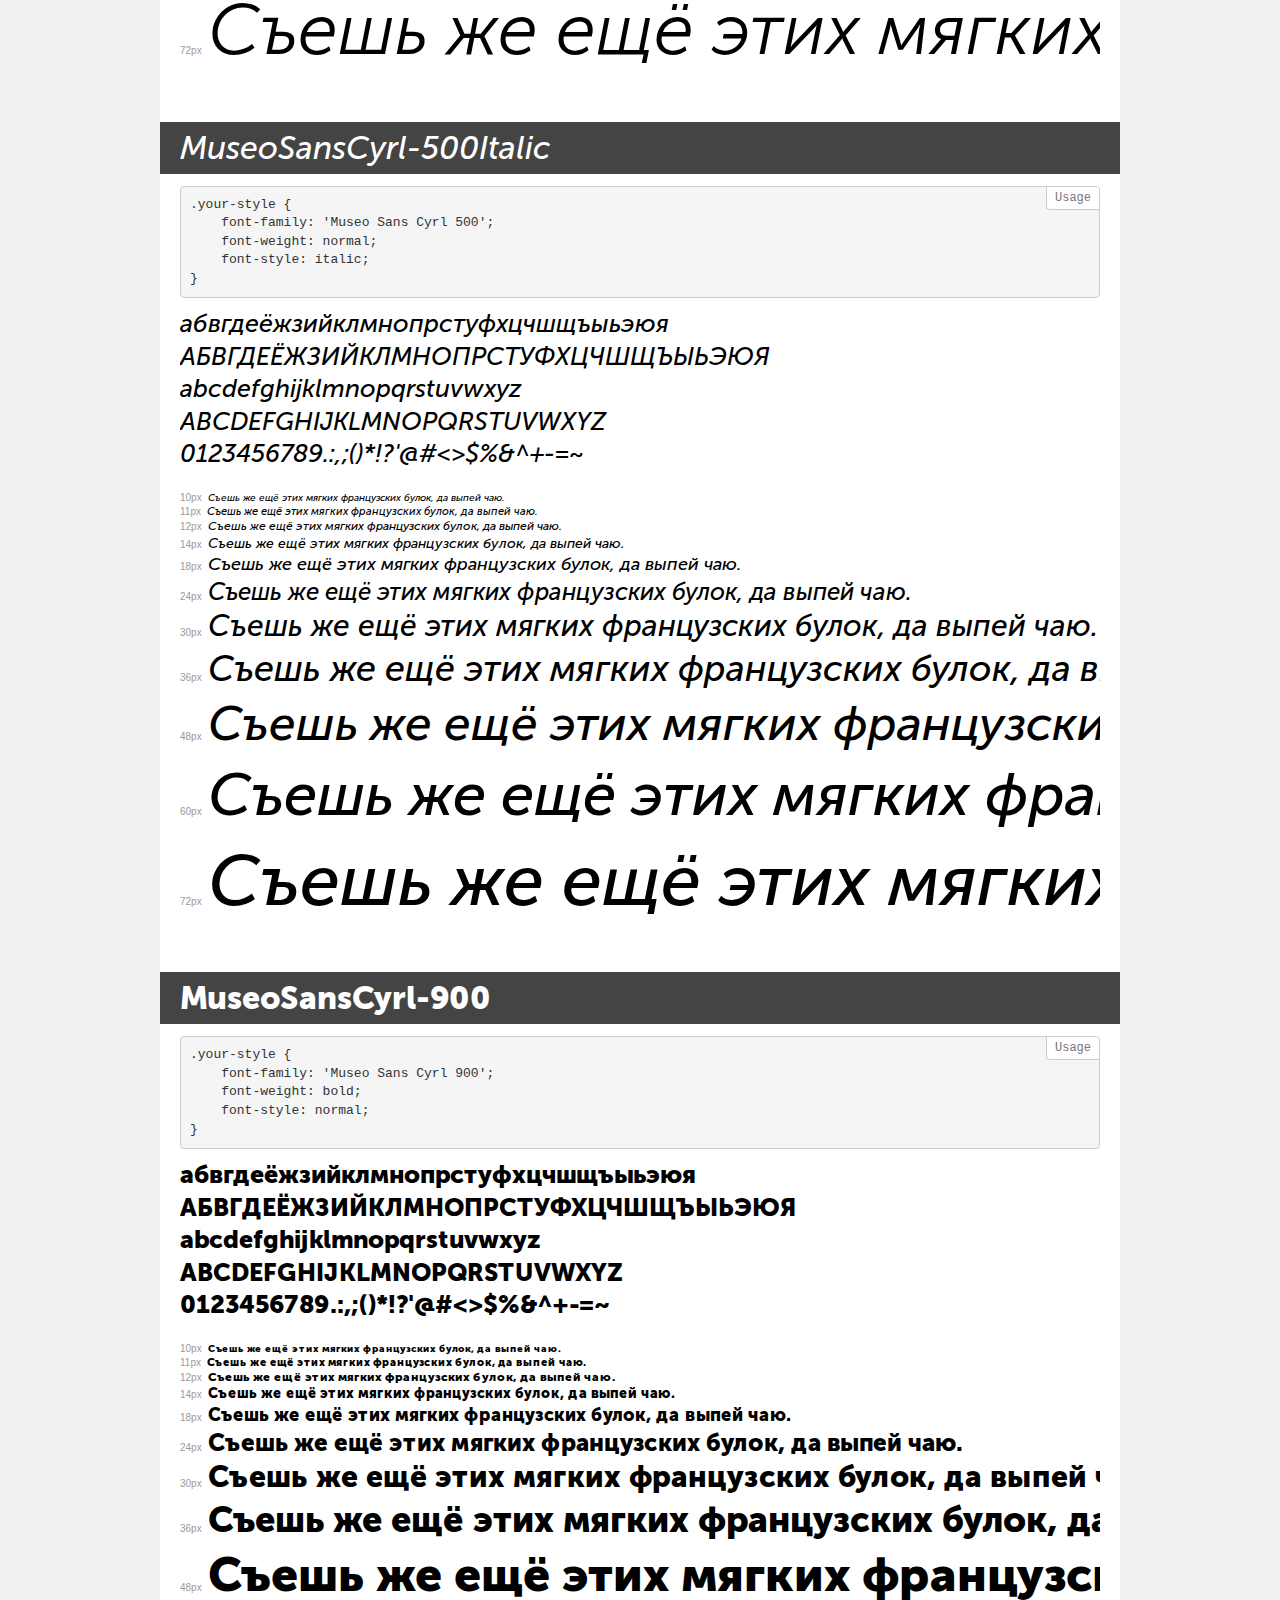
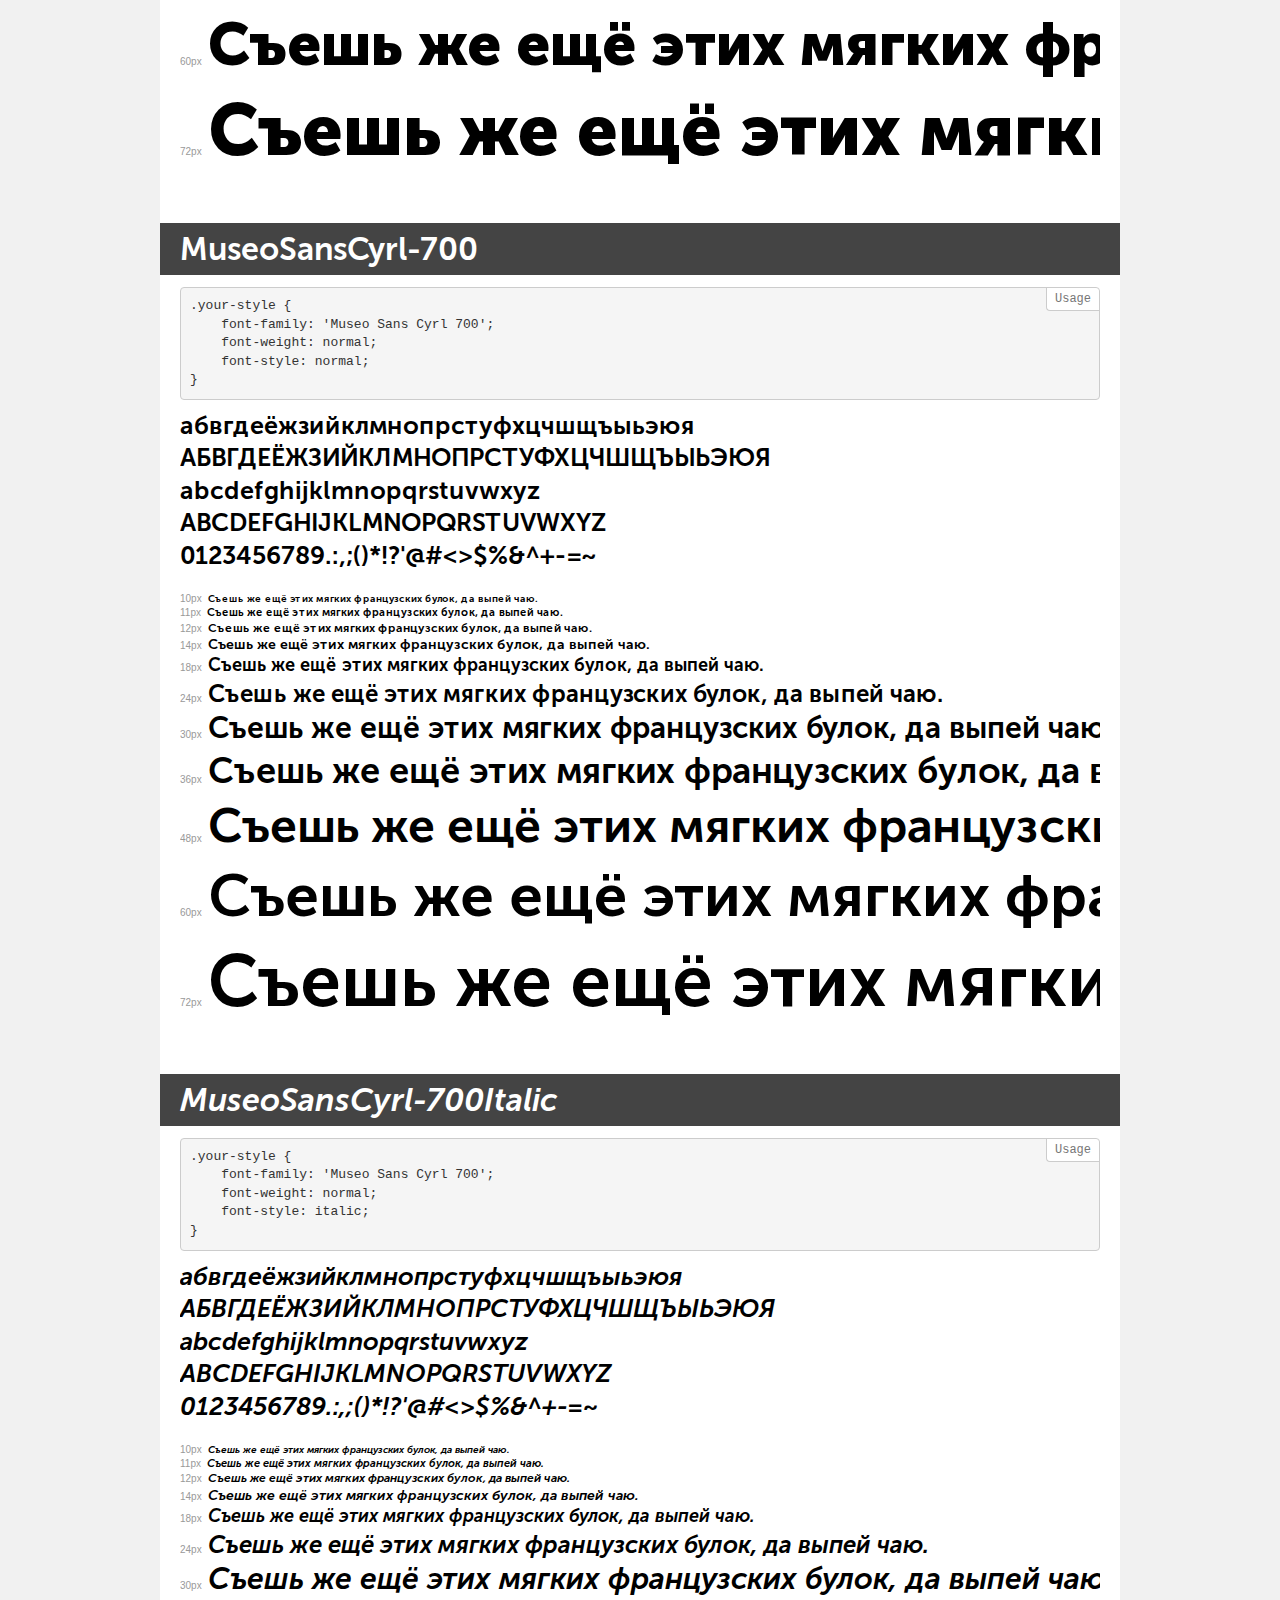
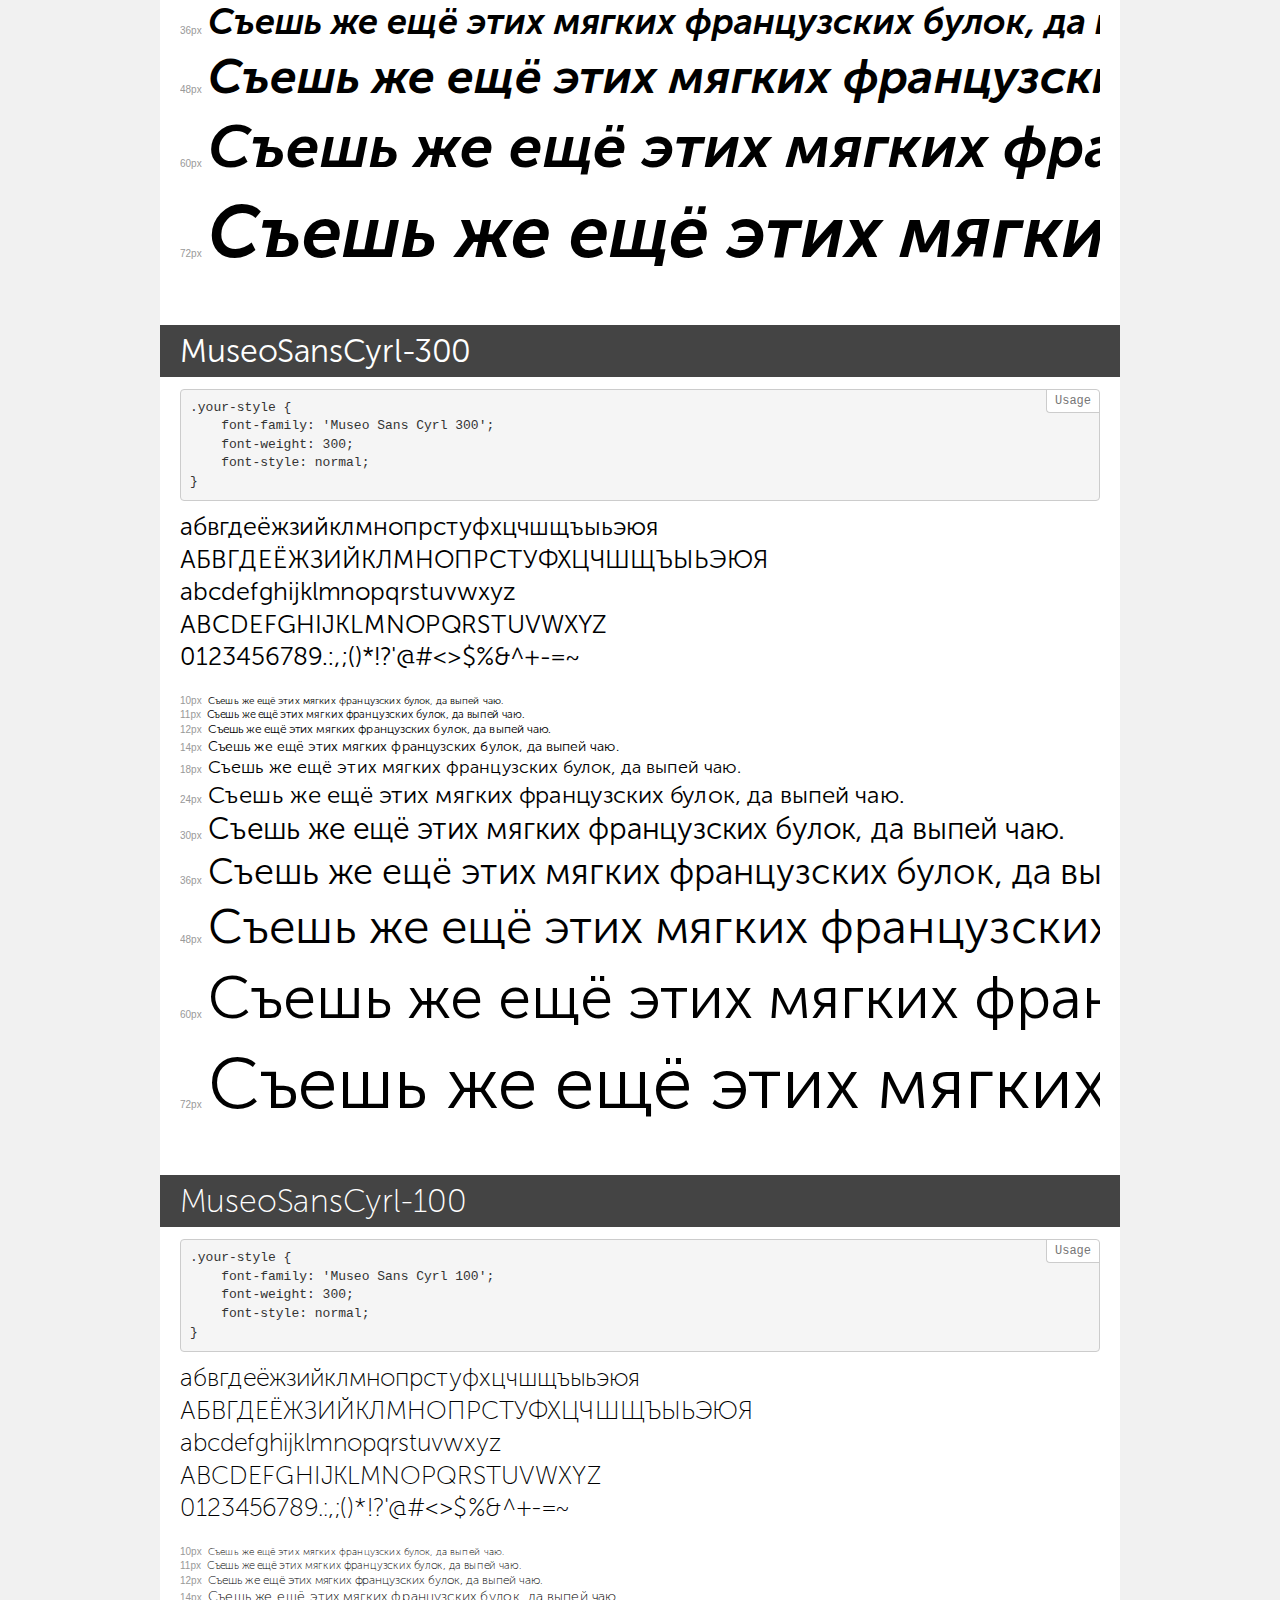
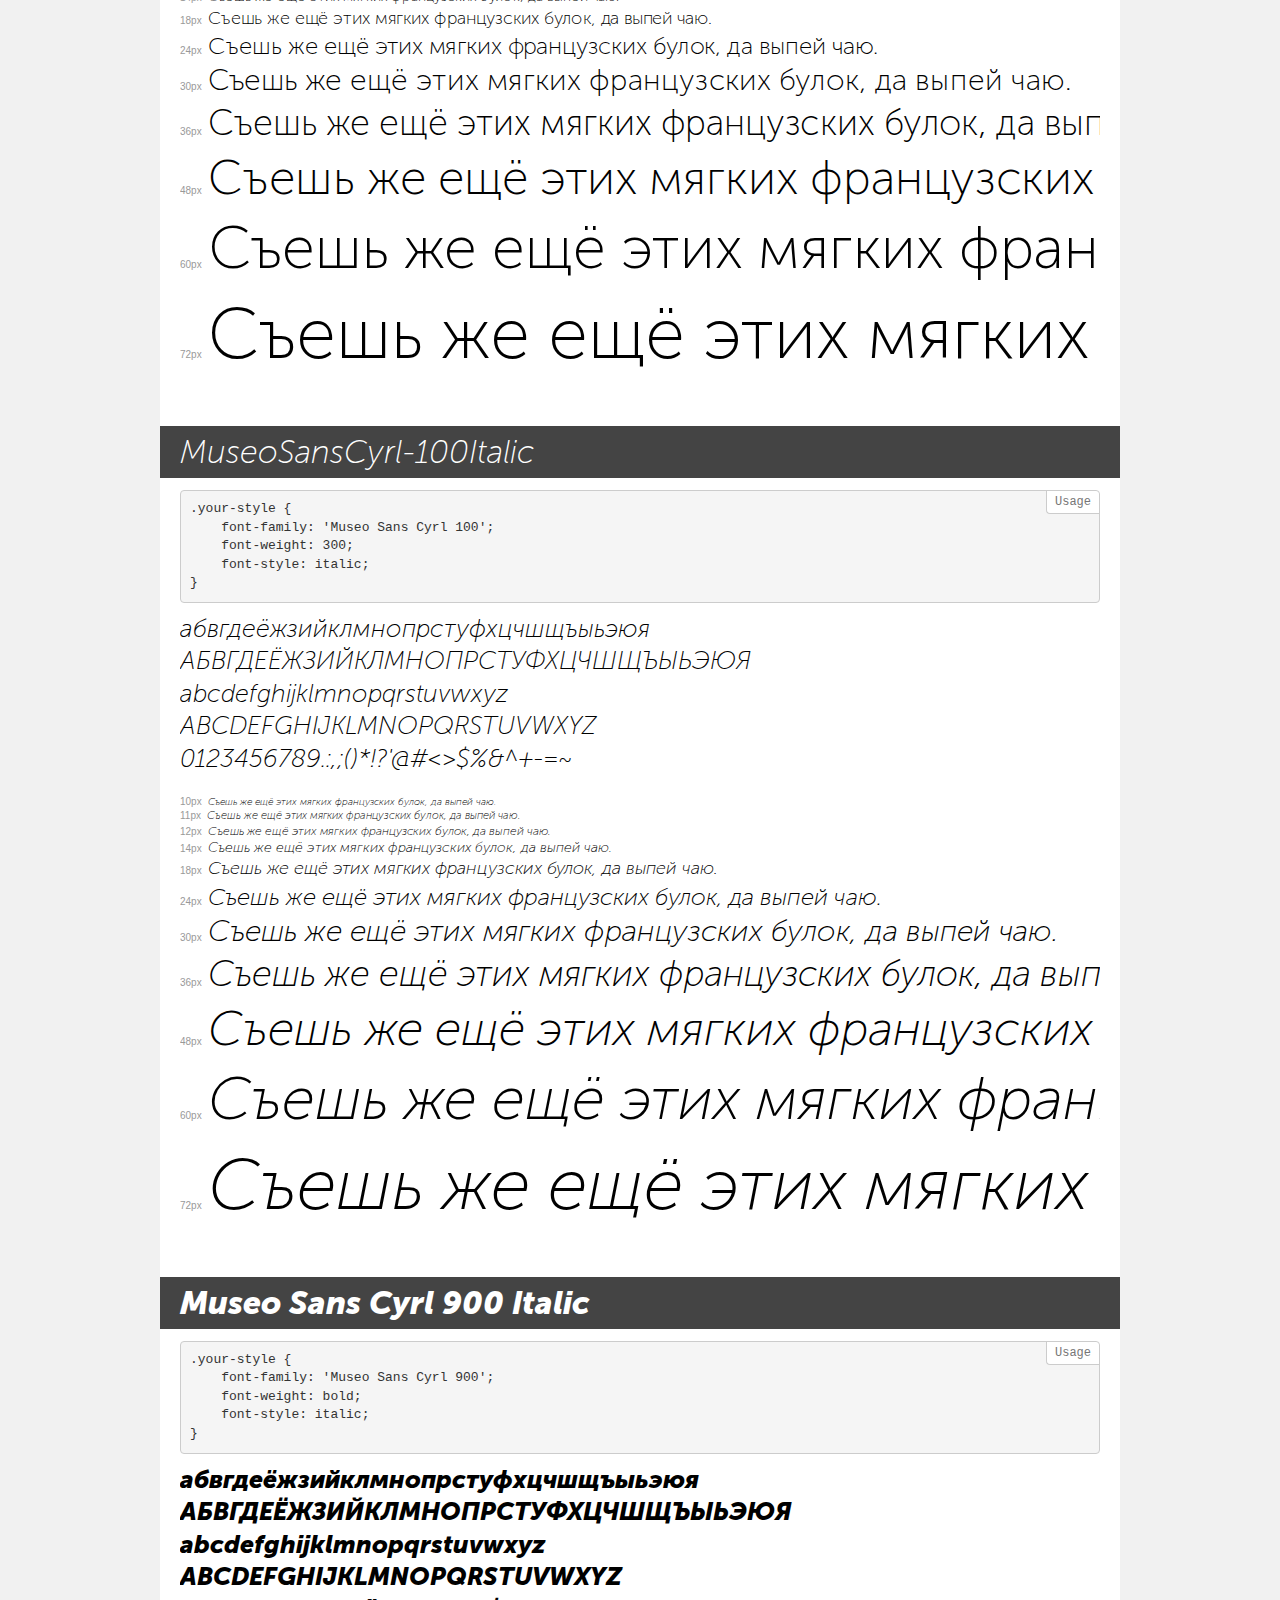
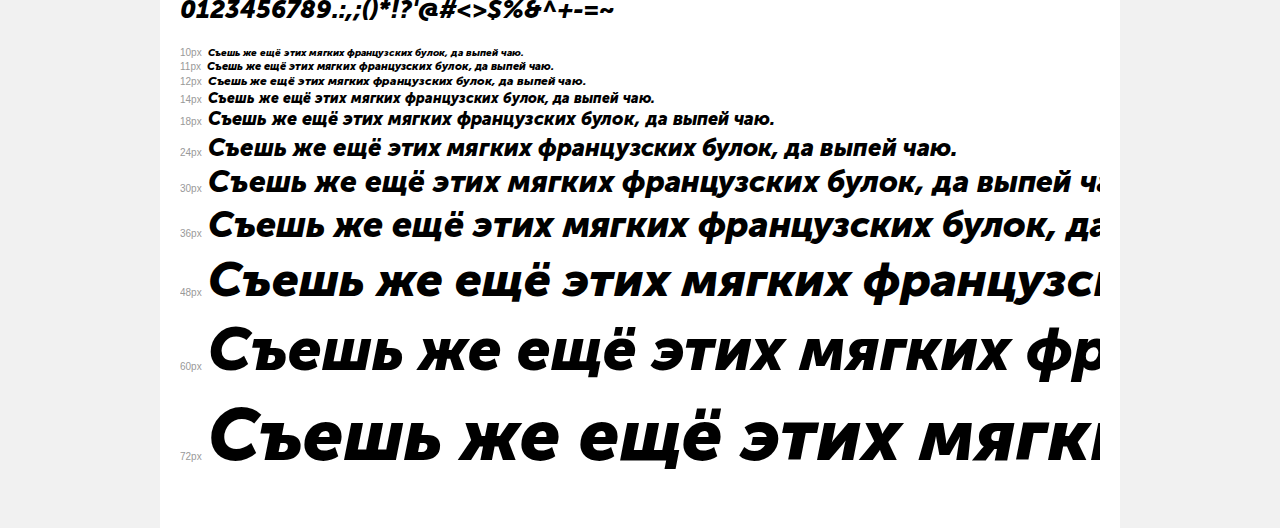
<file: test_code/redium-master/fonts/MuseoSans/demo.html>
<!DOCTYPE html>
<html>
<head>
	<meta charset="utf-8">
	<meta http-equiv="X-UA-Compatible" content="IE=edge">
	<meta name="viewport" content="width=device-width, initial-scale=1">
	<meta name="robots" content="noindex, noarchive">
	<title>Transfonter demo</title>
	<link href="stylesheet.css" rel="stylesheet">
	<style>
		/*
		http://meyerweb.com/eric/tools/css/reset/
		v2.0 | 20110126
		License: none (public domain)
		*/
		html, body, div, span, applet, object, iframe,
		h1, h2, h3, h4, h5, h6, p, blockquote, pre,
		a, abbr, acronym, address, big, cite, code,
		del, dfn, em, img, ins, kbd, q, s, samp,
		small, strike, strong, sub, sup, tt, var,
		b, u, i, center,
		dl, dt, dd, ol, ul, li,
		fieldset, form, label, legend,
		table, caption, tbody, tfoot, thead, tr, th, td,
		article, aside, canvas, details, embed,
		figure, figcaption, footer, header, hgroup,
		menu, nav, output, ruby, section, summary,
		time, mark, audio, video {
			margin: 0;
			padding: 0;
			border: 0;
			font-size: 100%;
			font: inherit;
			vertical-align: baseline;
		}
		/* HTML5 display-role reset for older browsers */
		article, aside, details, figcaption, figure,
		footer, header, hgroup, menu, nav, section {
			display: block;
		}
		body {
			line-height: 1;
		}
		ol, ul {
			list-style: none;
		}
		blockquote, q {
			quotes: none;
		}
		blockquote:before, blockquote:after,
		q:before, q:after {
			content: '';
			content: none;
		}
		table {
			border-collapse: collapse;
			border-spacing: 0;
		}
		/* common styles */
		body {
			background: #f1f1f1;
			color: #000;
		}
		.page {
			background: #fff;
			width: 920px;
			margin: 0 auto;
			padding: 20px 20px 0 20px;
			overflow: hidden;
		}
		.font-container {
			overflow-x: auto;
			overflow-y: hidden;
			margin-bottom: 40px;
			line-height: 1.3;
			white-space: nowrap;
			padding-bottom: 5px;
		}
		h1 {
			position: relative;
			background: #444;
			font-size: 32px;
			color: #fff;
			padding: 10px 20px;
			margin: 0 -20px 12px -20px;
		}
		.letters {
			font-size: 25px;
			margin-bottom: 20px;
		}
		.s10:before {
			content: '10px';
		}
		.s11:before {
			content: '11px';
		}
		.s12:before {
			content: '12px';
		}
		.s14:before {
			content: '14px';
		}
		.s18:before {
			content: '18px';
		}
		.s24:before {
			content: '24px';
		}
		.s30:before {
			content: '30px';
		}
		.s36:before {
			content: '36px';
		}
		.s48:before {
			content: '48px';
		}
		.s60:before {
			content: '60px';
		}
		.s72:before {
			content: '72px';
		}
		.s10:before, .s11:before, .s12:before, .s14:before,
		.s18:before, .s24:before, .s30:before, .s36:before,
		.s48:before, .s60:before, .s72:before {
			font-family: Arial, sans-serif;
			font-size: 10px;
			font-weight: normal;
			font-style: normal;
			color: #999;
			padding-right: 6px;
		}
		pre {
			display: block;
			position: relative;
			padding: 9px;
			margin: 0 0 10px;
			font-family: Monaco, Menlo, Consolas, "Courier New", monospace !important;
			font-size: 13px;
			line-height: 1.428571429;
			color: #333;
			font-weight: normal !important;
			font-style: normal !important;
			background-color: #f5f5f5;
			border: 1px solid #ccc;
			overflow-x: auto;
			border-radius: 4px;
		}
		pre:after {
			display: block;
			position: absolute;
			right: 0;
			top: 0;
			content: 'Usage';
			line-height: 1;
			padding: 5px 8px;
			font-size: 12px;
			color: #767676;
			background-color: #fff;
			border: 1px solid #ccc;
			border-right: none;
			border-top: none;
			border-radius: 0 4px 0 4px;
			z-index: 10;
		}
		/* responsive */
		@media (max-width: 959px) {
			.page {
				width: auto;
				margin: 0;
			}
		}
	</style>
</head>
<body>
<div class="page">
	<div class="demo" style="font-family: 'Museo Sans Cyrl 500'; font-weight: normal; font-style: normal;">
		<h1>MuseoSansCyrl-500</h1>
		<pre>.your-style {
    font-family: 'Museo Sans Cyrl 500';
    font-weight: normal;
    font-style: normal;
}</pre>
		<div class="font-container">
			<p class="letters">
				абвгдеёжзийклмнопрстуфхцчшщъыьэюя <br />
				АБВГДЕЁЖЗИЙКЛМНОПРСТУФХЦЧШЩЪЫЬЭЮЯ <br />
				abcdefghijklmnopqrstuvwxyz <br />
				ABCDEFGHIJKLMNOPQRSTUVWXYZ <br />				0123456789.:,;()*!?'@#<>$%&^+-=~
			</p>
			<p class="s10" style="font-size: 10px;">Съешь же ещё этих мягких французских булок, да выпей чаю.</p>
			<p class="s11" style="font-size: 11px;">Съешь же ещё этих мягких французских булок, да выпей чаю.</p>
			<p class="s12" style="font-size: 12px;">Съешь же ещё этих мягких французских булок, да выпей чаю.</p>
			<p class="s14" style="font-size: 14px;">Съешь же ещё этих мягких французских булок, да выпей чаю.</p>
			<p class="s18" style="font-size: 18px;">Съешь же ещё этих мягких французских булок, да выпей чаю.</p>
			<p class="s24" style="font-size: 24px;">Съешь же ещё этих мягких французских булок, да выпей чаю.</p>
			<p class="s30" style="font-size: 30px;">Съешь же ещё этих мягких французских булок, да выпей чаю.</p>
			<p class="s36" style="font-size: 36px;">Съешь же ещё этих мягких французских булок, да выпей чаю.</p>
			<p class="s48" style="font-size: 48px;">Съешь же ещё этих мягких французских булок, да выпей чаю.</p>
			<p class="s60" style="font-size: 60px;">Съешь же ещё этих мягких французских булок, да выпей чаю.</p>
			<p class="s72" style="font-size: 72px;">Съешь же ещё этих мягких французских булок, да выпей чаю.</p>
		</div>
	</div>
	<div class="demo" style="font-family: 'Museo Sans Cyrl 300'; font-weight: 300; font-style: italic;">
		<h1>MuseoSansCyrl-300Italic</h1>
		<pre>.your-style {
    font-family: 'Museo Sans Cyrl 300';
    font-weight: 300;
    font-style: italic;
}</pre>
		<div class="font-container">
			<p class="letters">
				абвгдеёжзийклмнопрстуфхцчшщъыьэюя <br />
				АБВГДЕЁЖЗИЙКЛМНОПРСТУФХЦЧШЩЪЫЬЭЮЯ <br />
				abcdefghijklmnopqrstuvwxyz <br />
				ABCDEFGHIJKLMNOPQRSTUVWXYZ <br />				0123456789.:,;()*!?'@#<>$%&^+-=~
			</p>
			<p class="s10" style="font-size: 10px;">Съешь же ещё этих мягких французских булок, да выпей чаю.</p>
			<p class="s11" style="font-size: 11px;">Съешь же ещё этих мягких французских булок, да выпей чаю.</p>
			<p class="s12" style="font-size: 12px;">Съешь же ещё этих мягких французских булок, да выпей чаю.</p>
			<p class="s14" style="font-size: 14px;">Съешь же ещё этих мягких французских булок, да выпей чаю.</p>
			<p class="s18" style="font-size: 18px;">Съешь же ещё этих мягких французских булок, да выпей чаю.</p>
			<p class="s24" style="font-size: 24px;">Съешь же ещё этих мягких французских булок, да выпей чаю.</p>
			<p class="s30" style="font-size: 30px;">Съешь же ещё этих мягких французских булок, да выпей чаю.</p>
			<p class="s36" style="font-size: 36px;">Съешь же ещё этих мягких французских булок, да выпей чаю.</p>
			<p class="s48" style="font-size: 48px;">Съешь же ещё этих мягких французских булок, да выпей чаю.</p>
			<p class="s60" style="font-size: 60px;">Съешь же ещё этих мягких французских булок, да выпей чаю.</p>
			<p class="s72" style="font-size: 72px;">Съешь же ещё этих мягких французских булок, да выпей чаю.</p>
		</div>
	</div>
	<div class="demo" style="font-family: 'Museo Sans Cyrl 500'; font-weight: normal; font-style: italic;">
		<h1>MuseoSansCyrl-500Italic</h1>
		<pre>.your-style {
    font-family: 'Museo Sans Cyrl 500';
    font-weight: normal;
    font-style: italic;
}</pre>
		<div class="font-container">
			<p class="letters">
				абвгдеёжзийклмнопрстуфхцчшщъыьэюя <br />
				АБВГДЕЁЖЗИЙКЛМНОПРСТУФХЦЧШЩЪЫЬЭЮЯ <br />
				abcdefghijklmnopqrstuvwxyz <br />
				ABCDEFGHIJKLMNOPQRSTUVWXYZ <br />				0123456789.:,;()*!?'@#<>$%&^+-=~
			</p>
			<p class="s10" style="font-size: 10px;">Съешь же ещё этих мягких французских булок, да выпей чаю.</p>
			<p class="s11" style="font-size: 11px;">Съешь же ещё этих мягких французских булок, да выпей чаю.</p>
			<p class="s12" style="font-size: 12px;">Съешь же ещё этих мягких французских булок, да выпей чаю.</p>
			<p class="s14" style="font-size: 14px;">Съешь же ещё этих мягких французских булок, да выпей чаю.</p>
			<p class="s18" style="font-size: 18px;">Съешь же ещё этих мягких французских булок, да выпей чаю.</p>
			<p class="s24" style="font-size: 24px;">Съешь же ещё этих мягких французских булок, да выпей чаю.</p>
			<p class="s30" style="font-size: 30px;">Съешь же ещё этих мягких французских булок, да выпей чаю.</p>
			<p class="s36" style="font-size: 36px;">Съешь же ещё этих мягких французских булок, да выпей чаю.</p>
			<p class="s48" style="font-size: 48px;">Съешь же ещё этих мягких французских булок, да выпей чаю.</p>
			<p class="s60" style="font-size: 60px;">Съешь же ещё этих мягких французских булок, да выпей чаю.</p>
			<p class="s72" style="font-size: 72px;">Съешь же ещё этих мягких французских булок, да выпей чаю.</p>
		</div>
	</div>
	<div class="demo" style="font-family: 'Museo Sans Cyrl 900'; font-weight: bold; font-style: normal;">
		<h1>MuseoSansCyrl-900</h1>
		<pre>.your-style {
    font-family: 'Museo Sans Cyrl 900';
    font-weight: bold;
    font-style: normal;
}</pre>
		<div class="font-container">
			<p class="letters">
				абвгдеёжзийклмнопрстуфхцчшщъыьэюя <br />
				АБВГДЕЁЖЗИЙКЛМНОПРСТУФХЦЧШЩЪЫЬЭЮЯ <br />
				abcdefghijklmnopqrstuvwxyz <br />
				ABCDEFGHIJKLMNOPQRSTUVWXYZ <br />				0123456789.:,;()*!?'@#<>$%&^+-=~
			</p>
			<p class="s10" style="font-size: 10px;">Съешь же ещё этих мягких французских булок, да выпей чаю.</p>
			<p class="s11" style="font-size: 11px;">Съешь же ещё этих мягких французских булок, да выпей чаю.</p>
			<p class="s12" style="font-size: 12px;">Съешь же ещё этих мягких французских булок, да выпей чаю.</p>
			<p class="s14" style="font-size: 14px;">Съешь же ещё этих мягких французских булок, да выпей чаю.</p>
			<p class="s18" style="font-size: 18px;">Съешь же ещё этих мягких французских булок, да выпей чаю.</p>
			<p class="s24" style="font-size: 24px;">Съешь же ещё этих мягких французских булок, да выпей чаю.</p>
			<p class="s30" style="font-size: 30px;">Съешь же ещё этих мягких французских булок, да выпей чаю.</p>
			<p class="s36" style="font-size: 36px;">Съешь же ещё этих мягких французских булок, да выпей чаю.</p>
			<p class="s48" style="font-size: 48px;">Съешь же ещё этих мягких французских булок, да выпей чаю.</p>
			<p class="s60" style="font-size: 60px;">Съешь же ещё этих мягких французских булок, да выпей чаю.</p>
			<p class="s72" style="font-size: 72px;">Съешь же ещё этих мягких французских булок, да выпей чаю.</p>
		</div>
	</div>
	<div class="demo" style="font-family: 'Museo Sans Cyrl 700'; font-weight: normal; font-style: normal;">
		<h1>MuseoSansCyrl-700</h1>
		<pre>.your-style {
    font-family: 'Museo Sans Cyrl 700';
    font-weight: normal;
    font-style: normal;
}</pre>
		<div class="font-container">
			<p class="letters">
				абвгдеёжзийклмнопрстуфхцчшщъыьэюя <br />
				АБВГДЕЁЖЗИЙКЛМНОПРСТУФХЦЧШЩЪЫЬЭЮЯ <br />
				abcdefghijklmnopqrstuvwxyz <br />
				ABCDEFGHIJKLMNOPQRSTUVWXYZ <br />				0123456789.:,;()*!?'@#<>$%&^+-=~
			</p>
			<p class="s10" style="font-size: 10px;">Съешь же ещё этих мягких французских булок, да выпей чаю.</p>
			<p class="s11" style="font-size: 11px;">Съешь же ещё этих мягких французских булок, да выпей чаю.</p>
			<p class="s12" style="font-size: 12px;">Съешь же ещё этих мягких французских булок, да выпей чаю.</p>
			<p class="s14" style="font-size: 14px;">Съешь же ещё этих мягких французских булок, да выпей чаю.</p>
			<p class="s18" style="font-size: 18px;">Съешь же ещё этих мягких французских булок, да выпей чаю.</p>
			<p class="s24" style="font-size: 24px;">Съешь же ещё этих мягких французских булок, да выпей чаю.</p>
			<p class="s30" style="font-size: 30px;">Съешь же ещё этих мягких французских булок, да выпей чаю.</p>
			<p class="s36" style="font-size: 36px;">Съешь же ещё этих мягких французских булок, да выпей чаю.</p>
			<p class="s48" style="font-size: 48px;">Съешь же ещё этих мягких французских булок, да выпей чаю.</p>
			<p class="s60" style="font-size: 60px;">Съешь же ещё этих мягких французских булок, да выпей чаю.</p>
			<p class="s72" style="font-size: 72px;">Съешь же ещё этих мягких французских булок, да выпей чаю.</p>
		</div>
	</div>
	<div class="demo" style="font-family: 'Museo Sans Cyrl 700'; font-weight: normal; font-style: italic;">
		<h1>MuseoSansCyrl-700Italic</h1>
		<pre>.your-style {
    font-family: 'Museo Sans Cyrl 700';
    font-weight: normal;
    font-style: italic;
}</pre>
		<div class="font-container">
			<p class="letters">
				абвгдеёжзийклмнопрстуфхцчшщъыьэюя <br />
				АБВГДЕЁЖЗИЙКЛМНОПРСТУФХЦЧШЩЪЫЬЭЮЯ <br />
				abcdefghijklmnopqrstuvwxyz <br />
				ABCDEFGHIJKLMNOPQRSTUVWXYZ <br />				0123456789.:,;()*!?'@#<>$%&^+-=~
			</p>
			<p class="s10" style="font-size: 10px;">Съешь же ещё этих мягких французских булок, да выпей чаю.</p>
			<p class="s11" style="font-size: 11px;">Съешь же ещё этих мягких французских булок, да выпей чаю.</p>
			<p class="s12" style="font-size: 12px;">Съешь же ещё этих мягких французских булок, да выпей чаю.</p>
			<p class="s14" style="font-size: 14px;">Съешь же ещё этих мягких французских булок, да выпей чаю.</p>
			<p class="s18" style="font-size: 18px;">Съешь же ещё этих мягких французских булок, да выпей чаю.</p>
			<p class="s24" style="font-size: 24px;">Съешь же ещё этих мягких французских булок, да выпей чаю.</p>
			<p class="s30" style="font-size: 30px;">Съешь же ещё этих мягких французских булок, да выпей чаю.</p>
			<p class="s36" style="font-size: 36px;">Съешь же ещё этих мягких французских булок, да выпей чаю.</p>
			<p class="s48" style="font-size: 48px;">Съешь же ещё этих мягких французских булок, да выпей чаю.</p>
			<p class="s60" style="font-size: 60px;">Съешь же ещё этих мягких французских булок, да выпей чаю.</p>
			<p class="s72" style="font-size: 72px;">Съешь же ещё этих мягких французских булок, да выпей чаю.</p>
		</div>
	</div>
	<div class="demo" style="font-family: 'Museo Sans Cyrl 300'; font-weight: 300; font-style: normal;">
		<h1>MuseoSansCyrl-300</h1>
		<pre>.your-style {
    font-family: 'Museo Sans Cyrl 300';
    font-weight: 300;
    font-style: normal;
}</pre>
		<div class="font-container">
			<p class="letters">
				абвгдеёжзийклмнопрстуфхцчшщъыьэюя <br />
				АБВГДЕЁЖЗИЙКЛМНОПРСТУФХЦЧШЩЪЫЬЭЮЯ <br />
				abcdefghijklmnopqrstuvwxyz <br />
				ABCDEFGHIJKLMNOPQRSTUVWXYZ <br />				0123456789.:,;()*!?'@#<>$%&^+-=~
			</p>
			<p class="s10" style="font-size: 10px;">Съешь же ещё этих мягких французских булок, да выпей чаю.</p>
			<p class="s11" style="font-size: 11px;">Съешь же ещё этих мягких французских булок, да выпей чаю.</p>
			<p class="s12" style="font-size: 12px;">Съешь же ещё этих мягких французских булок, да выпей чаю.</p>
			<p class="s14" style="font-size: 14px;">Съешь же ещё этих мягких французских булок, да выпей чаю.</p>
			<p class="s18" style="font-size: 18px;">Съешь же ещё этих мягких французских булок, да выпей чаю.</p>
			<p class="s24" style="font-size: 24px;">Съешь же ещё этих мягких французских булок, да выпей чаю.</p>
			<p class="s30" style="font-size: 30px;">Съешь же ещё этих мягких французских булок, да выпей чаю.</p>
			<p class="s36" style="font-size: 36px;">Съешь же ещё этих мягких французских булок, да выпей чаю.</p>
			<p class="s48" style="font-size: 48px;">Съешь же ещё этих мягких французских булок, да выпей чаю.</p>
			<p class="s60" style="font-size: 60px;">Съешь же ещё этих мягких французских булок, да выпей чаю.</p>
			<p class="s72" style="font-size: 72px;">Съешь же ещё этих мягких французских булок, да выпей чаю.</p>
		</div>
	</div>
	<div class="demo" style="font-family: 'Museo Sans Cyrl 100'; font-weight: 300; font-style: normal;">
		<h1>MuseoSansCyrl-100</h1>
		<pre>.your-style {
    font-family: 'Museo Sans Cyrl 100';
    font-weight: 300;
    font-style: normal;
}</pre>
		<div class="font-container">
			<p class="letters">
				абвгдеёжзийклмнопрстуфхцчшщъыьэюя <br />
				АБВГДЕЁЖЗИЙКЛМНОПРСТУФХЦЧШЩЪЫЬЭЮЯ <br />
				abcdefghijklmnopqrstuvwxyz <br />
				ABCDEFGHIJKLMNOPQRSTUVWXYZ <br />				0123456789.:,;()*!?'@#<>$%&^+-=~
			</p>
			<p class="s10" style="font-size: 10px;">Съешь же ещё этих мягких французских булок, да выпей чаю.</p>
			<p class="s11" style="font-size: 11px;">Съешь же ещё этих мягких французских булок, да выпей чаю.</p>
			<p class="s12" style="font-size: 12px;">Съешь же ещё этих мягких французских булок, да выпей чаю.</p>
			<p class="s14" style="font-size: 14px;">Съешь же ещё этих мягких французских булок, да выпей чаю.</p>
			<p class="s18" style="font-size: 18px;">Съешь же ещё этих мягких французских булок, да выпей чаю.</p>
			<p class="s24" style="font-size: 24px;">Съешь же ещё этих мягких французских булок, да выпей чаю.</p>
			<p class="s30" style="font-size: 30px;">Съешь же ещё этих мягких французских булок, да выпей чаю.</p>
			<p class="s36" style="font-size: 36px;">Съешь же ещё этих мягких французских булок, да выпей чаю.</p>
			<p class="s48" style="font-size: 48px;">Съешь же ещё этих мягких французских булок, да выпей чаю.</p>
			<p class="s60" style="font-size: 60px;">Съешь же ещё этих мягких французских булок, да выпей чаю.</p>
			<p class="s72" style="font-size: 72px;">Съешь же ещё этих мягких французских булок, да выпей чаю.</p>
		</div>
	</div>
	<div class="demo" style="font-family: 'Museo Sans Cyrl 100'; font-weight: 300; font-style: italic;">
		<h1>MuseoSansCyrl-100Italic</h1>
		<pre>.your-style {
    font-family: 'Museo Sans Cyrl 100';
    font-weight: 300;
    font-style: italic;
}</pre>
		<div class="font-container">
			<p class="letters">
				абвгдеёжзийклмнопрстуфхцчшщъыьэюя <br />
				АБВГДЕЁЖЗИЙКЛМНОПРСТУФХЦЧШЩЪЫЬЭЮЯ <br />
				abcdefghijklmnopqrstuvwxyz <br />
				ABCDEFGHIJKLMNOPQRSTUVWXYZ <br />				0123456789.:,;()*!?'@#<>$%&^+-=~
			</p>
			<p class="s10" style="font-size: 10px;">Съешь же ещё этих мягких французских булок, да выпей чаю.</p>
			<p class="s11" style="font-size: 11px;">Съешь же ещё этих мягких французских булок, да выпей чаю.</p>
			<p class="s12" style="font-size: 12px;">Съешь же ещё этих мягких французских булок, да выпей чаю.</p>
			<p class="s14" style="font-size: 14px;">Съешь же ещё этих мягких французских булок, да выпей чаю.</p>
			<p class="s18" style="font-size: 18px;">Съешь же ещё этих мягких французских булок, да выпей чаю.</p>
			<p class="s24" style="font-size: 24px;">Съешь же ещё этих мягких французских булок, да выпей чаю.</p>
			<p class="s30" style="font-size: 30px;">Съешь же ещё этих мягких французских булок, да выпей чаю.</p>
			<p class="s36" style="font-size: 36px;">Съешь же ещё этих мягких французских булок, да выпей чаю.</p>
			<p class="s48" style="font-size: 48px;">Съешь же ещё этих мягких французских булок, да выпей чаю.</p>
			<p class="s60" style="font-size: 60px;">Съешь же ещё этих мягких французских булок, да выпей чаю.</p>
			<p class="s72" style="font-size: 72px;">Съешь же ещё этих мягких французских булок, да выпей чаю.</p>
		</div>
	</div>
	<div class="demo" style="font-family: 'Museo Sans Cyrl 900'; font-weight: bold; font-style: italic;">
		<h1>Museo Sans Cyrl 900 Italic</h1>
		<pre>.your-style {
    font-family: 'Museo Sans Cyrl 900';
    font-weight: bold;
    font-style: italic;
}</pre>
		<div class="font-container">
			<p class="letters">
				абвгдеёжзийклмнопрстуфхцчшщъыьэюя <br />
				АБВГДЕЁЖЗИЙКЛМНОПРСТУФХЦЧШЩЪЫЬЭЮЯ <br />
				abcdefghijklmnopqrstuvwxyz <br />
				ABCDEFGHIJKLMNOPQRSTUVWXYZ <br />				0123456789.:,;()*!?'@#<>$%&^+-=~
			</p>
			<p class="s10" style="font-size: 10px;">Съешь же ещё этих мягких французских булок, да выпей чаю.</p>
			<p class="s11" style="font-size: 11px;">Съешь же ещё этих мягких французских булок, да выпей чаю.</p>
			<p class="s12" style="font-size: 12px;">Съешь же ещё этих мягких французских булок, да выпей чаю.</p>
			<p class="s14" style="font-size: 14px;">Съешь же ещё этих мягких французских булок, да выпей чаю.</p>
			<p class="s18" style="font-size: 18px;">Съешь же ещё этих мягких французских булок, да выпей чаю.</p>
			<p class="s24" style="font-size: 24px;">Съешь же ещё этих мягких французских булок, да выпей чаю.</p>
			<p class="s30" style="font-size: 30px;">Съешь же ещё этих мягких французских булок, да выпей чаю.</p>
			<p class="s36" style="font-size: 36px;">Съешь же ещё этих мягких французских булок, да выпей чаю.</p>
			<p class="s48" style="font-size: 48px;">Съешь же ещё этих мягких французских булок, да выпей чаю.</p>
			<p class="s60" style="font-size: 60px;">Съешь же ещё этих мягких французских булок, да выпей чаю.</p>
			<p class="s72" style="font-size: 72px;">Съешь же ещё этих мягких французских булок, да выпей чаю.</p>
		</div>
	</div>
</div>
</body>
</html>
</file>
<file: css/fonts.css>
@font-face {
	font-family: 'BloggerSans';
  src: url('../fonts/blogger-sans/BloggerSansBold.woff');
	src: url('../fonts/blogger-sans/BloggerSansBold.otf');
	src: url('../fonts/blogger-sans/BloggerSansBold.ttf');
}
@font-face {
  font-family: 'MuseoSans-100';
  src: url('../fonts/MuseoSans/MuseoSansCyrl-100.eot');
  src: url('../fonts/MuseoSans/MuseoSansCyrl-100.eot#iefix') format('embedded-opentype'),
  url('../fonts/MuseoSans/MuseoSansCyrl-100.woff') format('woff'), 
  url('../fonts/MuseoSans/MuseoSansCyrl-100.ttf') format('truetype');
  font-weight: 100;
  font-style: normal;
}
@font-face {
	font-family: 'MuseoSans-300';
  src: url('../fonts/MuseoSans/MuseoSansCyrl-300.eot');
  src: url('../fonts/MuseoSans/MuseoSansCyrl-300.eot#iefix') format('embedded-opentype'),
  url('../fonts/MuseoSans/MuseoSansCyrl-300.woff') format('woff'), 
  url('../fonts/MuseoSans/MuseoSansCyrl-300.ttf') format('truetype');
  font-weight: 300;
  font-style: normal;
}
@font-face {
	font-family: "MuseoSans-500";
  src: url('../fonts/MuseoSans/MuseoSansCyrl-500.eot');
  src: url('../fonts/MuseoSans/MuseoSansCyrl-500.eot#iefix') format('embedded-opentype'),
  src: url("../fonts/MuseoSans/MuseoSansCyrl-500.woff");
  src: url("../fonts/MuseoSans/MuseoSansCyrl-500.ttf");
  font-weight: normal;
  font-style: normal;
  
}
@font-face {
	font-family: 'MuseoSans-900';
  src: url('../fonts/MuseoSans/MuseoSansCyrl-900.eot');
  src: url('../fonts/MuseoSans/MuseoSansCyrl-900.eot#iefix') format('embedded-opentype'),
  url('../fonts/MuseoSans/MuseoSansCyrl-900.woff') format('woff'), 
  url('../fonts/MuseoSans/MuseoSansCyrl-900.ttf') format('truetype');
  font-weight: bold;
  font-style: normal;
}
</file>
<file: css/test-style.css>
.layout-position {
  width: 1170px;
  margin: 0 auto;
  padding: 0 15px;
}
@media (max-height: 920px) {
  .layout-position {
    width: 970px;
  }
}
.clearfix::after {
  content: "";
  display: table;
  clear: both;
}
.test {
  margin-bottom: 40px;
}
@media (max-height: 920px) {
  .test {
    margin-bottom: 0;
  }
}
html {
  width: 100%;
  margin: 0;
  padding: 0;
  font-size: 16px;
}
body {
  margin: 0;
  padding: 0;
  margin: 0 auto;
  min-width: 1280px;
  max-width: 1920px;
  height: 100vh;
  font-family: "MuseoSans-500", "Arial", sans-serif;
  line-height: 1.4;
}
p {
  margin: 0;
  padding: 0;
}
.test-header {
  position: relative;
  width: 100%;
  background-color: #3f77eb;
}
.test-header-wraper {
  position: relative;
}
.logo {
  float: left;
  margin-top: 20px;
}
@media (max-height: 920px) {
  .logo {
    margin-top: 12px;
  }
}
.subscription {
  float: left;
  height: 60px;
  margin-left: 130px;
  margin-top: 24px;
  border-radius: 30px 30px;
  background-color: #ffffff;
}
@media (max-height: 920px) {
  .subscription {
    margin-top: 12px;
  }
}
.subscription__link {
  display: inline-block;
  padding-top: 15px;
  padding-bottom: 15px;
  text-transform: uppercase;
  font-size: 24px;
  line-height: 30px;
  font-family: "MuseoSans-900", "Arial", sans-serif;
  text-decoration: none;
  cursor: pointer;
  outline: none;
  border: none;
  border-radius: 35px;
  vertical-align: top;
  padding-left: 39px;
  padding-right: 39px;
  background-color: #fffc00;
  -webkit-box-shadow: 0 0 10px 2px #fffc00;
  box-shadow: 0 0 10px 2px #fffc00;
}
.subscription__link:hover {
  background-color: #9d2aff;
  -webkit-box-shadow: 0 0 10px 2px #9d2aff;
  box-shadow: 0 0 10px 2px #9d2aff;
  color: #fffc00;
}
.subscription__link:active {
  background-color: #6209ae;
  -webkit-box-shadow: 0 0 10px 2px #6209ae;
  box-shadow: 0 0 10px 2px #6209ae;
  color: #fffc00;
}
.reward {
  margin-top: 19px;
  font-size: 0;
  list-style-type: none;
}
.reward-item {
  position: relative;
  display: inline-block;
  width: 35px;
  padding-left: 37px;
  padding-right: 37px;
  font-size: 18px;
}
.reward-item__star::after {
  position: absolute;
  content: "";
  background-color: #fffc00;
  background-image: url(../img/test/star.svg);
  background-repeat: no-repeat;
  border-radius: 50%;
  -webkit-box-shadow: 3px 0 #ff8300;
  box-shadow: 3px 0 #ff8300;
}
.reward-item__star--midd::after {
  top: -8px;
  left: -6px;
  width: 38px;
  height: 38px;
  background-position: 7px 5px;
  background-size: 27px 27px;
}
.reward-item__energy::after {
  position: absolute;
  content: "";
  top: -8px;
  left: -6px;
  width: 38px;
  height: 38px;
  background-color: #9d2aff;
  background-image: url(../img/test/bolt.svg);
  background-repeat: no-repeat;
  background-position: 7px 5px;
  background-size: 27px 27px;
  border-radius: 50%;
  -webkit-box-shadow: 3px 0 #3f77eb;
  box-shadow: 3px 0 #3f77eb;
}
.reward-item__coin::after {
  position: absolute;
  content: "";
  top: -8px;
  left: -6px;
  width: 38px;
  height: 38px;
  background-color: #3f77eb;
  background-image: url(../img/test/rocket.svg);
  background-repeat: no-repeat;
  background-position: 5px 6px;
  background-size: 27px 27px;
  border-radius: 50%;
  -webkit-box-shadow: 3px 0 #9d2aff;
  box-shadow: 3px 0 #9d2aff;
}
.reward-item--small {
  padding-left: 15px;
  padding-right: 30px;
}
.reward-item__star--small {
  margin-left: 10px;
}
.reward-item__coin--small {
  padding-right: 0;
}
.reward-item__star--small::after,
.reward-item__energy--small::after,
.reward-item__coin--small::after {
  top: -3px;
  left: -17px;
  width: 30px;
  height: 30px;
  background-size: 20px 20px;
}
.user-block {
  position: relative;
  float: right;
  width: 310px;
  height: 70px;
  padding-top: 19px;
  padding-bottom: 19px;
  font-size: 0;
  background-color: #3f77eb;
  cursor: pointer;
  z-index: 2;
}
@media (max-height: 920px) {
  .user-block {
    padding-top: 8px;
    padding-bottom: 5px;
  }
}
.user-block__notification {
  position: relative;
  display: inline-block;
  margin-top: 10px;
  vertical-align: top;
  font-size: 35px;
  color: #ffffff;
}
.user-block__notification:hover {
  cursor: pointer;
  -webkit-transform: scale(1.1);
  -ms-transform: scale(1.1);
  transform: scale(1.1);
}
.user-block__notification::before {
  position: absolute;
  content: "1";
  top: 9px;
  right: 0;
  width: 15px;
  height: 15px;
  font-family: "MuseoSans-900", "Arial", sans-serif;
  font-size: 10px;
  text-align: center;
  vertical-align: middle;
  color: #3f77eb;
  border-radius: 50%;
  background-color: #fffc00;
}
.user-block__avatar {
  display: inline-block;
  width: 70px;
  height: 70px;
  margin-left: 30px;
  border-radius: 50%;
  overflow: hidden;
}
.user-block__profile {
  display: inline-block;
  width: 140px;
  margin-top: 10px;
  margin-left: 20px;
  padding-left: 5px;
  padding-right: 5px;
  vertical-align: top;
}
.user-block__profile-name,
.user-block__profile-access {
  display: block;
  font-family: "MuseoSans-500", "Arial", sans-serif;
  font-size: 18px;
  color: #ffffff;
}
.user-block__profile-access {
  font-family: "MuseoSans-100", "Arial", sans-serif;
}
.user-block .arr-down {
  position: absolute;
  top: 33px;
  right: 0;
  font-size: 25px;
  color: #ffffff;
}
.user-block .arr-down:hover {
  cursor: pointer;
  -webkit-transform: scale(1.1);
  -ms-transform: scale(1.1);
  transform: scale(1.1);
}
.user-menu {
  position: absolute;
  top: 108px;
  right: 10px;
  width: 270px;
  text-align: center;
  background-color: #fff;
  border-radius: 0 0 7px 7px;
  -webkit-box-shadow: 0 0 10px #707070;
  box-shadow: 0 0 10px #707070;
  z-index: 1;
}
.user-menu ul {
  padding: 0;
  margin: 0;
  list-style-type: none;
}
.user-menu__item {
  position: relative;
  width: 100%;
  padding-top: 10px;
  padding-bottom: 10px;
  color: #000000;
}
.user-menu__item::before {
  content: "";
  position: absolute;
  bottom: 1px;
  left: 70px;
  width: 130px;
  height: 1px;
  background-color: #3f77eb;
}
.user-menu__item a {
  display: block;
  font-size: 18px;
  text-decoration: none;
  color: #000000;
}
.user-menu .exit {
  padding-top: 15px;
  padding-bottom: 15px;
  margin-top: 20px;
  border-top: 1px solid #EE1616;
}
.user-menu .exit-profile {
  font-size: 16px;
  color: #EE1616;
  border: none;
  cursor: pointer;
  outline: none;
  background-color: transparent;
}
.timer {
  position: absolute;
  display: none;
  top: 210px;
  right: 50px;
  width: 120px;
  height: 30px;
  border: 2px solid #3f77eb;
  border-radius: 30px 30px;
  font-size: 22px;
  text-align: center;
  vertical-align: middle;
}
.questions {
  display: none;
  width: 300px;
  height: 300px;
  margin-left: auto;
  margin-right: auto;
}
.questions-item {
  display: inline-block;
  padding-top: 15px;
  padding-bottom: 15px;
  text-transform: uppercase;
  font-size: 24px;
  line-height: 30px;
  font-family: "MuseoSans-900", "Arial", sans-serif;
  text-decoration: none;
  cursor: pointer;
  outline: none;
  border: none;
  border-radius: 35px;
  vertical-align: top;
  width: 295px;
  margin-top: 20px;
  color: #ffffff;
  text-align: center;
  background-color: #3f77eb;
}
.questions-item:hover {
  background-color: #fffc00;
  color: #3f77eb;
}
.questions-item:active {
  background-color: #e4e702;
}
.first-screen {
  position: relative;
}
.first-screen__text {
  float: right;
  width: 460px;
  padding-top: 40px;
  font-size: 30px;
  font-family: "MuseoSans-500", "Arial", sans-serif;
  line-height: 1.2;
}
.first-screen .test-read {
  float: right;
}
.test-wraper img {
  float: left;
}
.test-wraper {
  margin-left: auto;
  margin-right: auto;
}
.test-wraper-start {
  width: 800px;
  min-height: 350px;
  margin-top: 180px;
}
@media (max-height: 920px) {
  .test-wraper-start {
    margin-top: 85px;
  }
}
.test-content {
  position: relative;
}
.test-content__text--start {
  float: right;
  width: 460px;
  padding-top: 40px;
  font-size: 34px;
  font-family: "MuseoSans-300", "Arial", sans-serif;
}
.test-content__text-bot {
  padding-top: 20px;
}
.test-content__text--pur {
  color: #9d2aff;
}
.test-content__text--blue {
  color: #3f77eb;
}
.test-read {
  display: inline-block;
  padding-top: 15px;
  padding-bottom: 15px;
  text-transform: uppercase;
  font-size: 24px;
  line-height: 30px;
  font-family: "MuseoSans-900", "Arial", sans-serif;
  text-decoration: none;
  cursor: pointer;
  outline: none;
  border: none;
  border-radius: 35px;
  vertical-align: top;
  margin-top: 40px;
  margin-right: 60px;
  padding-left: 40px;
  padding-right: 40px;
  min-width: 400px;
  color: #ffffff;
  background-color: #3f77eb;
}
.test-read:hover {
  background-color: #9d2aff;
}
.test-read:active {
  background-color: #6209AE;
}
.show {
  display: block;
}
.hidden {
  display: none;
}
.test-wraper-2 {
  margin-top: 45px;
  padding-bottom: 40px;
}
@media (max-height: 920px) {
  .test-wraper-2 {
    margin-top: 21px;
    padding-bottom: 20px;
  }
}
.test-block__lesson {
  float: left;
  position: relative;
  width: 770px;
  height: 770px;
  /* padding: 20px 55px;
	padding-bottom: 60px; */
  border-radius: 10px;
  -webkit-box-shadow: 0 0 7px #707070;
  box-shadow: 0 0 7px #707070;
}
@media (max-height: 920px) {
  .test-block__lesson {
    width: 535px;
    height: 535px;
    margin-left: 20px;
  }
}
.test-block__lesson-wrap {
  width: 770px;
  height: 770px;
}
@media (max-height: 920px) {
  .test-block__lesson-wrap {
    width: 535px;
    height: 535px;
  }
}
.test-block__lesson table {
  padding: 20px;
  font-family: "MuseoSans-900", "Arial", sans-serif;
  text-transform: uppercase;
  text-align: center;
}
@media (max-height: 920px) {
  .test-block__lesson table {
    padding: 10px;
  }
}
.test-block__lesson .table-letter {
  font-size: 60px;
}
@media (max-height: 920px) {
  .test-block__lesson .table-letter {
    font-size: 52px;
  }
}
.test-block__lesson .table-letter td {
  padding: 18px 42px;
}
@media (max-height: 920px) {
  .test-block__lesson .table-letter td {
    padding: 5px 24px;
  }
}
.test-block__lesson .table-letter2 {
  font-size: 60px;
}
@media (max-height: 920px) {
  .test-block__lesson .table-letter2 {
    font-size: 52px;
  }
}
.test-block__lesson .table-letter2 td {
  padding: 18px 27px;
}
@media (max-height: 920px) {
  .test-block__lesson .table-letter2 td {
    font-size: 46px;
    padding: 10px 16px;
  }
}
.test-block__lesson .table-letter3 {
  font-size: 50px;
}
@media (max-height: 920px) {
  .test-block__lesson .table-letter3 {
    font-size: 38px;
  }
}
.test-block__lesson .table-letter3 td {
  padding: 25px 10px;
}
@media (max-height: 920px) {
  .test-block__lesson .table-letter3 td {
    padding: 15px 3px;
  }
}
.test-block__lesson .active-td {
  color: #9d2aff;
}
.test-arr-right {
  position: absolute;
  top: -6px;
  left: 55px;
  width: 140px;
  height: 10px;
  font-size: 0;
  background-color: #9d2aff;
  border-radius: 5px;
  color: #9d2aff;
}
@media (max-height: 920px) {
  .test-arr-right {
    left: 32px;
    width: 100px;
  }
}
.test-arr-right::before {
  content: "";
  position: absolute;
  bottom: 7px;
  right: 0;
  width: 25px;
  height: 10px;
  -webkit-transform: rotate(45deg);
  -ms-transform: rotate(45deg);
  transform: rotate(45deg);
  border-radius: 5px;
  background-color: #9d2aff;
}
.test-arr-right::after {
  content: "";
  position: absolute;
  bottom: -8px;
  right: 0;
  width: 25px;
  height: 10px;
  -webkit-transform: rotate(-45deg);
  -ms-transform: rotate(-45deg);
  transform: rotate(-45deg);
  border-radius: 5px;
  background-color: #9d2aff;
}
.test-block__timers {
  float: right;
  min-height: 525px;
  padding-left: 65px;
  padding-right: 65px;
  border-radius: 10px;
  -webkit-box-shadow: 0 0 7px #707070;
  box-shadow: 0 0 7px #707070;
}
@media (max-height: 920px) {
  .test-block__timers {
    min-height: 400px;
    margin-right: 30px;
  }
}
.test-block__timers-title {
  margin-top: 20px;
  font-size: 24px;
  font-family: "MuseoSans-900", "Arial", sans-serif;
  text-align: center;
  text-transform: uppercase;
  color: #3f77eb;
}
@media (max-height: 920px) {
  .test-block__timers-title {
    line-height: 1;
  }
}
.test-timer {
  position: relative;
  min-width: 82px;
  margin-top: 30px;
  padding-top: 8px;
  padding-bottom: 8px;
  padding-left: 101px;
  padding-right: 47px;
  font-size: 30px;
  font-family: "MuseoSans-500", "Arial", sans-serif;
  color: #3f77eb;
  border: 1px solid #3f77eb;
  border-radius: 28px;
}
@media (max-height: 920px) {
  .test-timer {
    margin-top: 15px;
    padding-top: 4px;
    padding-bottom: 4px;
  }
}
.test-timer::before {
  content: "";
  position: absolute;
  left: -2px;
  top: -1px;
  width: 57px;
  height: 50px;
  padding-top: 10px;
  padding-left: 3px;
  border-radius: 28px 0 0 28px;
  color: #ffffff;
  text-align: center;
  vertical-align: middle;
  background-color: #3f77eb;
}
@media (max-height: 920px) {
  .test-timer::before {
    height: 44px;
    padding-top: 7px;
  }
}
.test-timer--active {
  color: #9d2aff;
  border-color: #9d2aff;
}
.test-timer--active::before {
  background-color: #9d2aff;
}
.test-timer1::before {
  content: "1";
  font-size: 30px;
}
.test-timer2::before {
  content: "2";
  font-size: 30px;
}
.test-timer3::before {
  content: "3";
  font-size: 30px;
}
.test-timer4::before {
  content: "4";
  font-size: 30px;
}
.test-timer5::before {
  content: "5";
  font-size: 30px;
}
.test-block .test-read {
  min-width: 370px;
  margin-right: 0;
}
@media (max-height: 920px) {
  .test-block .test-read {
    margin-top: 0;
    padding-top: 12px;
    padding-bottom: 12px;
  }
}
.test-block .test-hint {
  margin-top: 40px;
  background-color: #9d2aff;
}
@media (max-height: 920px) {
  .test-block .test-hint {
    margin-top: 15px;
  }
}
.test-block .test-hint:hover {
  color: #fff;
  background-color: #3f77eb;
}
.test-timer--active {
  color: #9d2aff;
  border-color: #9d2aff;
}
.test-timer--active::before {
  background-color: #9d2aff;
}
.test-btn-block {
  position: relative;
  float: right;
  width: 370px;
  margin-top: 45px;
}
@media (max-height: 920px) {
  .test-btn-block {
    margin-top: 15px;
    margin-right: 30px;
  }
}
.test-wraper-ready {
  margin-top: 325px;
}
@media (max-height: 920px) {
  .test-wraper-ready {
    margin-top: 170px;
  }
}
.test-ready {
  text-align: center;
}
.test-ready p {
  font-size: 72px;
  font-weight: "MuseoSans-900", "Arial", sans-serif;
  text-transform: uppercase;
}
.test-read--ready {
  margin-right: 0;
}
.disabled {
  opacity: 0.5;
}
.btn-overlay {
  position: absolute;
  width: 370px;
  height: 60px;
  border-radius: 30px;
  background-color: grey;
  opacity: 0.3;
  top: 40px;
  left: 0;
  outline: none;
}
@media (max-height: 920px) {
  .btn-overlay {
    top: 0;
    height: 54px;
  }
}
.test-wraper3 {
  margin-top: 130px;
}
.dropdown-block {
  padding-bottom: 90px;
  text-align: center;
  border-radius: 10px;
  -webkit-box-shadow: 0 0 7px #707070;
  box-shadow: 0 0 7px #707070;
}
.dropdown-block p {
  margin: 0;
  padding: 0;
  padding-top: 10px;
  padding-bottom: 30px;
  text-transform: uppercase;
  font-size: 30px;
  color: #3f77eb;
}
.block-word {
  width: 770px;
  height: 123px;
  margin-top: 20px;
  text-align: center;
  font-size: 0;
}
.block-word-item {
  display: inline-block;
  width: 121px;
  height: 121px;
  margin-right: 10px;
  border: 1px solid #3f77eb;
  border-radius: 50%;
}
.block-word img {
  display: block;
  margin-left: 50%;
  margin-top: 50%;
  -webkit-transform: translate(-50%, -50%);
  -ms-transform: translate(-50%, -50%);
  transform: translate(-50%, -50%);
}
.drop-blocks {
  margin-top: 30px;
  padding-left: 10px;
  padding-top: 38px;
  padding-bottom: 38px;
  font-size: 0;
  text-align: center;
  border-radius: 10px;
  -webkit-box-shadow: 0 0 7px #707070;
  box-shadow: 0 0 7px #707070;
}
.drop-blocks .drop-block {
  display: inline-block;
  margin-right: 18px;
}
.test-block__no-shadow {
  -webkit-box-shadow: none;
  box-shadow: none;
}
.test-read3 {
  margin-left: 180px;
}
.test-hint3 {
  background-color: #9d2aff;
}
.test-wraper2 {
  margin-top: 235px;
}
@media (max-height: 920px) {
  .test-wraper2 {
    margin-top: 55px;
  }
}
.task-test2 {
  width: 100%;
}
.task-word {
  width: 380px;
  margin-top: 175px;
  font-size: 72px;
  font-family: "MuseoSans-900", "Arial", sans-serif;
  color: #3f77eb;
  text-transform: uppercase;
}
@media (max-height: 920px) {
  .task-word {
    width: 300px;
    font-size: 50px;
  }
}
.task-word1 {
  float: left;
  text-align: right;
  margin-right: 58px;
}
@media (max-height: 920px) {
  .task-word1 {
    margin-right: 40px;
  }
}
.task-word2 {
  float: right;
}
.test2-answer {
  text-align: center;
}
.test2-answer__text {
  height: 100px;
}
.test2-answer__text h3 {
  margin: 0;
  padding: 0;
  font-size: 48px;
  font-family: "MuseoSans-900", "Arial", sans-serif;
  color: #10CA02;
  text-transform: uppercase;
}
.test2-answer__text p {
  font-family: "MuseoSans-500", "Arial", sans-serif;
  font-size: 48px;
}
.test2-answer__text span {
  font-family: "MuseoSans-300", "Arial", sans-serif;
  font-size: 24px;
}
.possible-answer {
  vertical-align: top;
  text-align: center;
}
.possible-answer__wrap {
  display: inline-block;
  margin-top: 30px;
  outline: none;
}
.possible-answer__item {
  display: inline-block;
  padding-top: 15px;
  padding-bottom: 15px;
  text-transform: uppercase;
  line-height: 30px;
  font-family: "MuseoSans-900", "Arial", sans-serif;
  text-decoration: none;
  cursor: pointer;
  border: none;
  border-radius: 35px;
  vertical-align: top;
  width: 370px;
  font-size: 24px;
  color: #ffffff;
  background-color: #9d2aff;
  outline: none;
}
.possible-answer__item:hover {
  -webkit-box-shadow: 2px 2px 5px grey;
  box-shadow: 2px 2px 5px grey;
}
.possible-answer__item-active {
  background-color: #3f77eb;
}
.possible-answer__item-good {
  background-color: #10CA02;
}
.possible-answer__item-err {
  background-color: #E01919;
}
.possible-answer--col1 {
  width: 371px;
  margin-left: auto;
  margin-right: auto;
}
.possible-answer--col2 {
  width: 800px;
  margin-left: auto;
  margin-right: auto;
  padding-right: 15px;
  padding-left: 15px;
}
.possible-answer--col2 .possible-answer__wrap {
  margin-right: 30px;
}
.possible-answer--col2 .possible-answer__wrap:nth-of-type(2n) {
  margin-right: 0;
}
.possible-answer .test-btn-block {
  float: none;
  display: inline-block;
  width: auto;
  margin-right: 0;
}
.test-read2 {
  margin-top: 40px;
}
.modal-hint {
  position: fixed;
  width: 770px;
  min-height: 500px;
  padding-bottom: 45px;
  top: 10%;
  left: 33%;
  background-color: #ffffff;
  border-radius: 13px;
  -webkit-box-shadow: 0 0 7px #292929;
  box-shadow: 0 0 7px #292929;
  z-index: 99;
}
.modal-hint__header {
  position: relative;
  background-image: url(../img/test/bg-hint.png);
  background-repeat: no-repeat;
}
.modal-hint__header-title {
  margin: 0;
  padding: 0;
  padding-top: 20px;
  padding-bottom: 35px;
  font-family: "MuseoSans-900", "Arial", sans-serif;
  font-size: 48px;
  color: #ffffff;
  text-align: center;
  text-shadow: 3px 3px #9d2aff;
}
.modal-hint img {
  position: absolute;
  bottom: -30px;
  right: 325px;
}
.hint-list {
  width: 650px;
  margin-top: 45px;
  margin-left: auto;
  margin-right: auto;
  list-style-type: none;
}
.hint-list__item {
  margin-bottom: 35px;
  font-family: "MuseoSans-300", "Arial", sans-serif;
  font-size: 24px;
}
.hint-btn {
  margin-top: 40px;
  display: inline-block;
  padding-top: 15px;
  padding-bottom: 15px;
  text-transform: uppercase;
  font-size: 24px;
  line-height: 30px;
  font-family: "MuseoSans-900", "Arial", sans-serif;
  text-decoration: none;
  cursor: pointer;
  outline: none;
  border-radius: 35px;
  vertical-align: top;
  margin-left: 36%;
  padding-left: 45px;
  padding-right: 45px;
  font-weight: bold;
  color: #fff;
  border: none;
  background-color: #3f77eb;
}
.hint-btn:hover {
  background-color: #9d2aff;
  color: #fff;
}
.hint-btn:active {
  background-color: #6209ae;
}
.test-wraper-result {
  width: 970px;
  min-height: 580px;
  margin-top: 110px;
}
@media (max-height: 920px) {
  .test-wraper-result {
    margin-top: 30px;
    min-height: 544px;
  }
}
.test-wraper-result .test-read {
  float: right;
}
.test-content .img-result {
  padding-top: 115px;
}
@media (max-height: 920px) {
  .test-content .img-result {
    padding-top: 80px;
  }
}
.result-block {
  float: right;
  width: 665px;
  text-align: center;
}
.result-block__title {
  min-height: 95px;
}
.result-block__title h3 {
  margin: 0;
  padding: 0;
  font-size: 30px;
  font-family: "MuseoSans-900", "Arial", sans-serif;
  color: #10CA02;
  text-transform: uppercase;
}
.result-block__title p {
  font-size: 30px;
  font-family: "MuseoSans-300", "Arial", sans-serif;
}
.result-block__text {
  font-size: 60px;
  font-family: "MuseoSans-900", "Arial", sans-serif;
  color: #9d2aff;
}
.result-block__text-bot {
  display: inline-block;
  width: 430px;
  font-size: 24px;
  font-family: "MuseoSans-300", "Arial", sans-serif;
}
.result-star {
  position: relative;
  margin-top: 10px;
  font-size: 0;
  vertical-align: top;
}
@media (max-height: 920px) {
  .result-star {
    margin-top: 0;
  }
}
.result-star__item {
  display: inline-block;
  font-size: 180px;
  line-height: 1.2;
  color: #ff8300;
  text-shadow: 2px 5px #fffc00;
}
@media (max-height: 920px) {
  .result-star__item {
    font-size: 160px;
  }
}
.test-read--result {
  margin-top: 45px;
  margin-right: 130px;
}
.reward-item__star--big::after {
  top: -8px;
  right: -45px;
  width: 57px;
  height: 57px;
  background-position: 14px 11px;
  background-size: 32px 32px;
}
.reward-item__star--big::before {
  position: absolute;
  content: "+15";
  top: 0px;
  right: -100px;
  font-size: 28px;
  font-family: "MuseoSans-500", "Arial", sans-serif;
}
.test-wraper4 {
  margin-top: 300px;
}
.task-test4 {
  display: inline-block;
  width: 100%;
  margin-top: 300px;
  text-align: center;
  font-size: 150px;
  color: #3f77eb;
}
.hint-rotate {
  margin-top: 250px;
  text-align: center;
}
@media (max-height: 920px) {
  .hint-rotate {
    margin-top: 165px;
  }
}
.hint-rotate__text {
  width: 365px;
  margin-left: auto;
  margin-right: auto;
  font-size: 30px;
  line-height: 1.8;
  font-family: "MuseoSans-500", "Arial", sans-serif;
  text-align: center;
}
.hint-rotate .text-green {
  font-size: 48px;
  font-family: "MuseoSans-900", "Arial", sans-serif;
  color: #10CA02;
  text-transform: uppercase;
}
.hint-rotate .text-blue {
  color: #3f77eb;
}
.ball-screen {
  position: relative;
  width: 100vw;
  height: 100vh;
}
.ball-screen__img {
  position: relative;
  cursor: pointer;
  left: 600px;
  top: 300px;
}
.time-bar {
  position: absolute;
  bottom: 0;
  left: 0;
  width: 100%;
  height: 20px;
  background-color: #9d2aff;
  overflow: hidden;
}
.time-bar__band {
  position: absolute;
  width: 100%;
  height: 20px;
  background-color: #ffffff;
  -webkit-transform: translateX(-2000px);
  -ms-transform: translateX(-2000px);
  transform: translateX(-2000px);
}
@-webkit-keyframes scroll {
  0% {
    -webkit-transform: translate(0, 0);
    transform: translate(0, 0);
  }
  100% {
    -webkit-transform: translate(100%, 0);
    transform: translate(100%, 0);
  }
}
@keyframes scroll {
  0% {
    -webkit-transform: translate(0, 0);
    transform: translate(0, 0);
  }
  100% {
    -webkit-transform: translate(100%, 0);
    transform: translate(100%, 0);
  }
}
.animation-bar {
  -webkit-animation-name: scroll;
  animation-name: scroll;
  -webkit-animation-duration: 20s;
  animation-duration: 20s;
  -webkit-animation-timing-function: linear;
  animation-timing-function: linear;
}
</file>
<file: test_code/abc/fonts.css>
@font-face {
	font-family: 'BloggerSans';
  src: url('fonts/blogger-sans/BloggerSansBold.woff');
	src: url('fonts/blogger-sans/BloggerSansBold.otf');
	src: url('fonts/blogger-sans/BloggerSansBold.ttf');
}
@font-face {
  font-family: 'MuseoSans-100';
  src: url('fonts/MuseoSans/MuseoSansCyrl-100.eot');
  src: url('fonts/MuseoSans/MuseoSansCyrl-100.eot#iefix') format('embedded-opentype'),
  url('fonts/MuseoSans/MuseoSansCyrl-100.woff') format('woff'), 
  url('fonts/MuseoSans/MuseoSansCyrl-100.ttf') format('truetype');
  font-weight: 100;
  font-style: normal;
}
@font-face {
	font-family: 'MuseoSans-300';
  src: url('fonts/MuseoSans/MuseoSansCyrl-300.eot');
  src: url('fonts/MuseoSans/MuseoSansCyrl-300.eot#iefix') format('embedded-opentype'),
  url('fonts/MuseoSans/MuseoSansCyrl-300.woff') format('woff'), 
  url('fonts/MuseoSans/MuseoSansCyrl-300.ttf') format('truetype');
  font-weight: 300;
  font-style: normal;
}
@font-face {
	font-family: "MuseoSans-500";
  src: url('fonts/MuseoSans/MuseoSansCyrl-500.eot');
  src: url('fonts/MuseoSans/MuseoSansCyrl-500.eot#iefix') format('embedded-opentype'),
  src: url("fonts/MuseoSans/MuseoSansCyrl-500.woff");
  src: url("fonts/MuseoSans/MuseoSansCyrl-500.ttf");
  font-weight: normal;
  font-style: normal;
  
}
@font-face {
	font-family: 'MuseoSans-900';
  src: url('fonts/MuseoSans/MuseoSansCyrl-900.eot');
  src: url('fonts/MuseoSans/MuseoSansCyrl-900.eot#iefix') format('embedded-opentype'),
  url('fonts/MuseoSans/MuseoSansCyrl-900.woff') format('woff'), 
  url('fonts/MuseoSans/MuseoSansCyrl-900.ttf') format('truetype');
  font-weight: bold;
  font-style: normal;
}
</file>
<file: test_code/abc/style.css>
.layout-position {
  width: 1170px;
  margin: 0 auto;
  padding: 0 15px;
}
@media (max-height: 920px) {
  .layout-position {
    width: 970px;
  }
}
.clearfix::after {
  content: "";
  display: table;
  clear: both;
}
.test {
  margin-bottom: 40px;
}
html {
  width: 100%;
  margin: 0;
  padding: 0;
  font-size: 16px;
}
body {
  margin: 0;
  padding: 0;
  margin: 0 auto;
  min-width: 1280px;
  max-width: 1920px;
  height: 100vh;
  font-family: "MuseoSans-500", "Arial", sans-serif;
  line-height: 1.4;
}
p {
  margin: 0;
  padding: 0;
}
.index-header__promo {
  min-height: 63px;
  background-image: url(img/bg-2.jpg);
  background-repeat: repeat-y;
}
.index-header__promo-text {
  float: left;
  width: 970px;
  min-height: 63px;
  padding-top: 35px;
  font-size: 30px;
  line-height: 36px;
  text-align: center;
  color: #ffffff;
  font-family: "BloggerSans", "Arial", sans-serif;
}
.index-header__promo-text span {
  text-transform: uppercase;
}
.index-header__promo-link {
  float: right;
  margin-top: 20px;
  padding-left: 45px;
  padding-right: 45px;
  display: inline-block;
  padding-top: 15px;
  padding-bottom: 15px;
  text-transform: uppercase;
  font-size: 24px;
  line-height: 30px;
  font-family: "MuseoSans-900", "Arial", sans-serif;
  text-decoration: none;
  cursor: pointer;
  outline: none;
  border: none;
  border-radius: 35px;
  vertical-align: top;
  background-color: #9d2aff;
}
.index-header__promo-link:hover {
  background-color: #2e6df8;
  color: #fff;
}
.index-header__promo-link:active {
  background-color: #053bb2;
}
.index-header__user-block {
  min-height: 80px;
  padding-top: 20px;
  background-color: #3f77eb;
}
.index-logo {
  float: left;
  width: 300px;
  height: 59px;
}
.user-login {
  float: right;
  font-size: 0;
  vertical-align: top;
}
.user-login__link {
  display: inline-block;
  padding-top: 15px;
  padding-bottom: 15px;
  text-transform: uppercase;
  font-size: 24px;
  line-height: 30px;
  font-family: "MuseoSans-900", "Arial", sans-serif;
  text-decoration: none;
  cursor: pointer;
  outline: none;
  border: none;
  border-radius: 35px;
  vertical-align: top;
  color: #3f77eb;
  background-color: #ffffff;
  padding-left: 55px;
  padding-right: 55px;
  margin-right: 25px;
}
.user-login__link:hover {
  background-color: #fffc00;
  color: #3f77eb;
}
.user-login__link:active {
  background-color: #e4e702;
}
.user-login__social-link {
  position: relative;
  display: inline-block;
  height: 60px;
  width: 60px;
  padding-top: 8px;
  margin-right: 20px;
  color: #ffffff;
  background-color: transparent;
}
.user-login__social-link i {
  font-size: 45px;
  color: #ffffff;
}
.user-login__social-link:hover {
  -webkit-transform: scale(1.2);
  -ms-transform: scale(1.2);
  transform: scale(1.2);
}
.index-header__content {
  position: relative;
  height: 748px;
  background-image: url(img/header-bg.jpg);
  background-position: center;
  background-repeat: no-repeat;
  color: #ffffff;
  padding-top: 1px;
  z-index: 4;
}
.index-header__content::after {
  content: "";
  position: absolute;
  left: 0;
  bottom: 0;
  width: 100%;
  height: 30px;
  background-image: url(img/round.png);
  background-repeat: no-repeat;
  background-position: center;
  background-size: cover;
  z-index: 3;
}
.index-header__content .animation {
  position: absolute;
  bottom: 0;
  right: 0;
  width: 1200px;
  height: 749px;
  overflow: hidden;
  z-index: 1;
}
.index-header__content .animation img {
  position: absolute;
  z-index: 1;
}
.index-header__content .animation .animation-earth {
  bottom: -780px;
  right: -45px;
  width: 1200px;
  height: 1200px;
  -webkit-animation-name: earth-rotate;
  animation-name: earth-rotate;
  -webkit-animation-duration: 10s;
  animation-duration: 10s;
  -webkit-animation-iteration-count: infinite;
  animation-iteration-count: infinite;
  -webkit-animation-timing-function: linear;
  animation-timing-function: linear;
}
.index-header__content .animation .animation-roket {
  top: 127px;
  right: 480px;
  -webkit-transform: rotate(9deg);
  -ms-transform: rotate(9deg);
  transform: rotate(9deg);
}
.index-header__content .animation .animation-fire {
  -webkit-animation-name: fire;
  animation-name: fire;
  -webkit-animation-duration: 1.5s;
  animation-duration: 1.5s;
  -webkit-animation-iteration-count: infinite;
  animation-iteration-count: infinite;
}
.index-header__content .animation .animation-box {
  position: absolute;
  width: 86px;
  height: 59px;
  top: 156px;
  right: 665px;
  -webkit-transform: rotate(9deg);
  -ms-transform: rotate(9deg);
  transform: rotate(9deg);
}
.index-header__content-text {
  position: relative;
  width: 740px;
  margin-top: 175px;
  z-index: 2;
}
.index-header__content-text--top {
  font-family: "MuseoSans-900", "Arial", sans-serif;
  font-size: 50px;
  line-height: 60px;
  text-shadow: 2px 2px #9d2aff;
  text-transform: uppercase;
}
.index-header__content-text--bot {
  font-family: "MuseoSans-300", "Arial", sans-serif;
  font-size: 24px;
  text-transform: uppercase;
  text-shadow: 2px 2px #9d2aff;
}
.index-header__content-text--bot span {
  font-size: 36px;
}
.index-header__content-text-link {
  display: inline-block;
  padding-top: 15px;
  padding-bottom: 15px;
  text-transform: uppercase;
  font-size: 24px;
  line-height: 30px;
  font-family: "MuseoSans-900", "Arial", sans-serif;
  text-decoration: none;
  cursor: pointer;
  outline: none;
  border: none;
  border-radius: 35px;
  vertical-align: top;
  margin-top: 50px;
  padding-left: 50px;
  padding-right: 50px;
  background-color: #fffc00;
  -webkit-box-shadow: 0 0 10px 2px #fffc00;
  box-shadow: 0 0 10px 2px #fffc00;
}
.index-header__content-text-link:hover {
  background-color: #9d2aff;
  -webkit-box-shadow: 0 0 10px 2px #9d2aff;
  box-shadow: 0 0 10px 2px #9d2aff;
  color: #fffc00;
}
.index-header__content-text-link:active {
  background-color: #6209ae;
  -webkit-box-shadow: 0 0 10px 2px #6209ae;
  box-shadow: 0 0 10px 2px #6209ae;
  color: #fffc00;
}
.index-header__content-marquee {
  position: relative;
  display: block;
  width: 100%;
  max-width: 1920px;
  height: 45px;
  margin-top: 130px;
  vertical-align: middle;
  background-color: #9d2aff;
  white-space: nowrap;
  overflow: hidden;
  z-index: 2;
}
.index-header__content-marquee span {
  display: inline-block;
  padding-left: 100%;
  font-size: 36px;
  line-height: 42px;
  -webkit-animation: scroll 15s infinite linear;
  animation: scroll 15s infinite linear;
  -webkit-animation-iteration-count: 100;
  animation-iteration-count: 100;
}
.our-program {
  position: relative;
  padding-bottom: 55px;
  text-align: center;
  z-index: 15;
}
.our-program__title {
  margin: 0;
  padding: 0;
  margin-top: 75px;
  padding-left: 60px;
  color: #3f77eb;
  font-family: "MuseoSans-900", "Arial", sans-serif;
  font-size: 36px;
  line-height: 42px;
  text-transform: uppercase;
}
.our-program__title span {
  color: #9d2aff;
}
.our-program__items {
  height: 670px;
  margin-left: 70px;
  margin-right: 70px;
  margin-top: 55px;
  padding-left: 30px;
  padding-right: 30px;
  font-size: 0;
  vertical-align: top;
  background-image: url(img/our-program-boy.jpg);
  background-repeat: no-repeat;
  background-position: bottom center;
}
.our-program__item {
  float: left;
  display: block;
  margin-right: 230px;
  margin-bottom: 60px;
  width: 170px;
}
.our-program__item:nth-child(3) {
  margin-right: 0;
}
.our-program__item:nth-child(5) {
  float: right;
  margin-right: 0;
  margin-bottom: 85px;
}
.our-program__item img:hover {
  -webkit-transform: scale(1.3);
  -ms-transform: scale(1.3);
  transform: scale(1.3);
  -webkit-transition-duration: 0.5s;
  -o-transition-duration: 0.5s;
  transition-duration: 0.5s;
}
.our-program__item-title {
  margin: 0;
  padding: 0;
  margin-top: 30px;
  font-family: "MuseoSans-900", "Arial", sans-serif;
  font-size: 24px;
  line-height: 28px;
  color: #3f77eb;
}
.our-program__item-title--pur {
  color: #9d2aff;
}
.our-program__link {
  margin: 0 auto;
  padding-right: 50px;
  padding-left: 50px;
  display: inline-block;
  padding-top: 15px;
  padding-bottom: 15px;
  text-transform: uppercase;
  font-size: 24px;
  line-height: 30px;
  font-family: "MuseoSans-900", "Arial", sans-serif;
  text-decoration: none;
  cursor: pointer;
  outline: none;
  border: none;
  border-radius: 35px;
  vertical-align: top;
  color: #ffffff;
  background-color: #3f77eb;
}
.our-program__link:hover {
  background-color: #9d2aff;
  color: #fff;
}
.our-program__link:active {
  background-color: #6209ae;
}
.advantage-lessons {
  margin-top: 55px;
  text-align: center;
  padding-bottom: 50px;
  /* &__link {
		padding-right: 50px;
		padding-left: 50px;
		.btn();
		color: #ffffff;
		background-color: @c-blue;
		&:hover {
			background-color: #9d2aff;
			color: #fff;
		}
		&:active {
			background-color: #6209ae;
	
		}
	} */
}
.advantage-lessons__title {
  margin: 0;
  padding: 0;
  padding-left: 135px;
  color: #3f77eb;
  font-family: "MuseoSans-900", "Arial", sans-serif;
  font-size: 36px;
  line-height: 42px;
  text-transform: uppercase;
}
.advantage-lessons__student,
.advantage-lessons__teacher,
.advantage-lessons__parents {
  position: relative;
  margin-left: 70px;
}
.advantage-lessons__student-title,
.advantage-lessons__teacher-title,
.advantage-lessons__parents-title {
  position: relative;
  display: block;
  margin-top: 60px;
  padding-top: 15px;
  padding-bottom: 15px;
  padding-right: 30px;
  width: 470px;
  text-transform: uppercase;
  font-size: 24px;
  line-height: 30px;
  text-align: right;
  color: #ffffff;
  font-weight: 400;
  font-family: "MuseoSans-900", "Arial", sans-serif;
  border-radius: 35px;
  background-color: #3f77eb;
  z-index: 1;
}
.advantage-lessons__teacher-title,
.advantage-lessons__parents-title {
  background-color: #9d2aff;
}
.advantage-lessons__student-title::before {
  content: "";
  position: absolute;
  display: block;
  top: -7px;
  left: -70px;
  width: 272px;
  height: 463px;
  background-image: url(img/boy.png);
  background-repeat: no-repeat;
  z-index: 2;
}
.advantage-lessons__teacher-title::before {
  content: "";
  position: absolute;
  display: block;
  top: -7px;
  left: -70px;
  width: 272px;
  height: 463px;
  background-image: url(img/teacher.png);
  background-repeat: no-repeat;
  z-index: 2;
}
.advantage-lessons__parents-title::before {
  content: "";
  position: absolute;
  display: block;
  top: -15px;
  left: -70px;
  width: 208px;
  height: 516px;
  background-image: url(img/parents.png);
  background-repeat: no-repeat;
  z-index: 2;
}
.advantages {
  position: relative;
  padding-bottom: 45px;
  margin-left: 200px;
  font-size: 0;
  /* &-controls {
		width: 55px;
		margin-top: 20px;
		margin-left: 50px;
		font-size: 0;
		.advantages-control {
			display: inline-block;
			width: 10px;
			height: 10px;
			margin-right: 8px;
			border-radius: 50%;
			&--blue {
				background-color: #96b6fb;
			}
			&--pur {
				background-color: #d788fa;
			}
	
		}
	
		.advantages-control--active-blue {
			background-color: #2e6df8;
		}
		.advantages-control--active-pur {
			background-color: #9d2aff;
		}
	}
	}
	.arrow-next {
	position: absolute;
	right: 0;
	top: 140px;
	font-size: 0;
	&--blue {
		color: #2e6df8;
	}
	&--pur {
		color: @c-pur;
	}
	i {
		font-size: 60px;
		&:hover {
			transform: scale(1.2);
		}
	} */
}
.advantages-item {
  display: inline-block;
  margin-top: 15px;
  margin-right: 30px;
  padding-top: 25px;
  padding-left: 15px;
  padding-right: 15px;
  padding-bottom: 25px;
  width: 240px;
  font-size: 24px;
  vertical-align: top;
  border-radius: 20px;
  -webkit-box-shadow: 0 0 9px rgba(35, 35, 35, 0.13);
  box-shadow: 0 0 9px rgba(35, 35, 35, 0.13);
}
.advantages-item:hover {
  -webkit-box-shadow: 0 0 19px rgba(35, 35, 35, 0.13);
  box-shadow: 0 0 19px rgba(35, 35, 35, 0.13);
  -webkit-transform: translate(0, 10px);
  -ms-transform: translate(0, 10px);
  transform: translate(0, 10px);
  -webkit-transition: 0.2s;
  -o-transition: 0.2s;
  transition: 0.2s;
}
.advantages-item img {
  width: 130px;
  height: 130px;
  text-align: center;
}
.advantages-item p {
  padding: 0;
  margin: 0;
  margin-top: 30px;
  font-family: "MuseoSans-300", "Arial", sans-serif;
  text-align: left;
}
.advantage-lessons__promo {
  margin-top: 70px;
  text-align: center;
  background-color: #3f77eb;
  background-image: url("img/bg-adv-promo.jpg");
  background-repeat: no-repeat;
}
.advantage-lessons__promo-wrap {
  position: relative;
  padding-top: 9px;
  padding-bottom: 45px;
}
.advantage-lessons__promo img {
  position: absolute;
  width: 265px;
  height: 285px;
  top: -70px;
  right: 0;
}
.advantage-lessons__promo-content {
  width: 910px;
  padding: 0;
  margin: 0;
  margin-left: 95px;
  font-size: 72px;
  color: #ffffff;
  text-shadow: 2px 2px #9d2aff;
}
.advantage-lessons__promo-content span {
  color: #fffc00;
}
.advantage-lessons__promo-link {
  display: inline-block;
  padding-top: 15px;
  padding-bottom: 15px;
  text-transform: uppercase;
  font-size: 24px;
  line-height: 30px;
  font-family: "MuseoSans-900", "Arial", sans-serif;
  text-decoration: none;
  cursor: pointer;
  outline: none;
  border: none;
  border-radius: 35px;
  vertical-align: top;
  padding-left: 135px;
  padding-right: 135px;
  margin-top: 30px;
  background-color: #fffc00;
  -webkit-box-shadow: 2px 2px #9d2aff;
  box-shadow: 2px 2px #9d2aff;
}
.advantage-lessons__promo-link:hover {
  color: #fffc00;
  background-color: #9d2aff;
  -webkit-box-shadow: none;
  box-shadow: none;
}
.advantage-lessons__promo-link:active {
  background-color: #6209ae;
}
.effect-lessons {
  margin-top: 45px;
  padding-bottom: 72px;
  text-align: center;
}
.effect-lessons__title {
  font-family: "MuseoSans-900", "Arial", sans-serif;
  font-size: 36px;
  line-height: 42px;
  text-transform: uppercase;
  margin: 0;
  padding: 0;
  color: #3f77eb;
}
.effect-lessons__items {
  margin-top: 55px;
  padding-top: 1px;
}
.effect-lessons__item {
  width: 470px;
  padding-top: 240px;
  margin-bottom: 45px;
  color: #ffffff;
}
.effect-lessons__item:nth-child(odd) {
  float: right;
}
.effect-lessons__item:nth-child(event) {
  float: left;
}
.effect-lessons__item-wrap {
  position: relative;
  max-width: 360px;
  padding-left: 20px;
  background-color: #9d2aff;
  border-radius: 35px;
}
.effect-lessons__item-wrap--read,
.effect-lessons__item-wrap--mem {
  max-width: 344px;
}
.effect-lessons__item-wrap::after {
  content: "";
  position: absolute;
  display: block;
}
.effect-lessons__item-wrap--atten::after {
  bottom: -9px;
  left: -110px;
  width: 173px;
  height: 315px;
  background-image: url(img/eff-boy-1.png);
  background-repeat: no-repeat;
}
.effect-lessons__item-wrap--atten::before {
  content: "x10";
  position: absolute;
  top: -192px;
  right: 3px;
  display: block;
  color: #3f77eb;
  font-family: "MuseoSans-900", "Arial", sans-serif;
  font-size: 185px;
}
.effect-lessons__item-wrap--art::after {
  bottom: -9px;
  left: -110px;
  width: 174px;
  height: 237px;
  background-image: url(img/eff-boy-3.png);
  background-repeat: no-repeat;
}
.effect-lessons__item-wrap--art::before {
  content: "+50%";
  position: absolute;
  top: -104px;
  right: 35px;
  display: block;
  color: #9d2aff;
  font-family: "MuseoSans-900", "Arial", sans-serif;
  font-size: 100px;
}
.effect-lessons__item-wrap--read::after {
  bottom: -85px;
  right: -105px;
  width: 172px;
  height: 302px;
  background-image: url(img/eff-boy-2.png);
  background-repeat: no-repeat;
}
.effect-lessons__item-wrap--read::before {
  content: "x2";
  position: absolute;
  top: -192px;
  right: 75px;
  display: block;
  color: #9d2aff;
  font-family: "MuseoSans-900", "Arial", sans-serif;
  font-size: 185px;
}
.effect-lessons__item-wrap--mem::after {
  bottom: 0px;
  right: -105px;
  width: 172px;
  height: 302px;
  background-image: url(img/eff-boy-4.png);
  background-repeat: no-repeat;
}
.effect-lessons__item-wrap--mem::before {
  content: "+30%";
  position: absolute;
  top: -104px;
  right: 65px;
  display: block;
  color: #3f77eb;
  font-family: "MuseoSans-900", "Arial", sans-serif;
  font-size: 100px;
}
.effect-lessons__item-wrap--atten,
.effect-lessons__item-wrap--mem {
  background-color: #3f77eb;
}
.effect-lessons__item-wrap--atten,
.effect-lessons__item-wrap--art {
  margin-left: 110px;
  padding-left: 55px;
}
.effect-lessons__item-content {
  font-size: 24px;
  line-height: 28px;
  width: 275px;
  padding-top: 5px;
  padding-bottom: 5px;
  text-transform: uppercase;
  text-align: center;
  outline: none;
}
.effect-lessons__link {
  display: inline-block;
  padding-top: 15px;
  padding-bottom: 15px;
  text-transform: uppercase;
  font-size: 24px;
  line-height: 30px;
  font-family: "MuseoSans-900", "Arial", sans-serif;
  text-decoration: none;
  cursor: pointer;
  outline: none;
  border: none;
  border-radius: 35px;
  vertical-align: top;
  padding-left: 50px;
  padding-right: 50px;
  color: #ffffff;
  background-color: #3f77eb;
}
.effect-lessons__link:hover {
  background-color: #9d2aff;
  color: #fff;
}
.effect-lessons__link:active {
  background-color: #6209ae;
}
.feedback {
  max-height: 745px;
  padding-top: 1px;
  text-align: center;
  background-image: url(img/block-form-bg.jpg);
  background-repeat: no-repeat;
  background-position: center top;
}
.feedback-title {
  margin: 0;
  padding: 0;
  margin-top: 35px;
  font-family: "MuseoSans-900", "Arial", sans-serif;
  line-height: 42px;
  text-transform: uppercase;
  font-size: 36px;
  line-height: 44px;
  font-weight: 800;
  color: #ffffff;
}
.feedback-text {
  margin: 0;
  padding: 0;
  font-family: "MuseoSans-300", "Arial", sans-serif;
  font-size: 24px;
  line-height: 30px;
  color: #ffffff;
}
.feedback-write-to {
  margin-top: 60px;
  margin-left: auto;
  margin-right: auto;
  padding-bottom: 36px;
  max-width: 770px;
  font-size: 0px;
}
.feedback-write-to textarea {
  width: 750px;
  max-height: 245px;
  margin-top: 30px;
  padding-top: 15px;
  padding-left: 20px;
  font-size: 18px;
  font-weight: 400;
  font-family: "MuseoSans-300", "Arial", sans-serif;
  border-radius: 25px;
  border: none;
  outline: none;
}
.feedback-write-to__sub {
  margin-top: 45px;
  -webkit-box-shadow: 0 0 10px 2px #fffc00;
  box-shadow: 0 0 10px 2px #fffc00;
  padding-left: 50px;
  padding-right: 50px;
  background-color: #fffc00;
  display: inline-block;
  padding-top: 15px;
  padding-bottom: 15px;
  text-transform: uppercase;
  font-size: 24px;
  line-height: 30px;
  font-weight: 400;
  font-family: "MuseoSans-900", "Arial", sans-serif;
  text-decoration: none;
  cursor: pointer;
  outline: none;
  border-radius: 35px;
  vertical-align: top;
  color: #9d2aff;
  border: none;
}
.feedback-write-to__sub:hover {
  background-color: #9d2aff;
  -webkit-box-shadow: 0 0 10px 2px #9d2aff;
  box-shadow: 0 0 10px 2px #9d2aff;
  color: #fffc00;
}
.feedback-write-to__sub:active {
  background-color: #6209ae;
  -webkit-box-shadow: 0 0 10px 2px #6209ae;
  box-shadow: 0 0 10px 2px #6209ae;
  color: #fffc00;
}
.feedback-write-to__user {
  display: inline-block;
  font-size: 18px;
}
.feedback-write-to__user:first-child {
  margin-right: 25px;
}
.feedback-write-to__user input {
  padding-left: 20px;
  padding-top: 15px;
  padding-bottom: 15px;
  width: 350px;
  font-weight: 400;
  font-family: "MuseoSans-300", "Arial", sans-serif;
  border: none;
  border-radius: 35px;
  background-color: #ffffff;
  outline: none;
}
.feedback-write-to__user--email input {
  margin-top: 35px;
  width: 750px;
}
.feedback input[placeholder],
.feedback textarea[placeholder] {
  font-size: 18px;
}
.index-footer {
  padding-top: 15px;
  padding-bottom: 15px;
  background-color: #9d2aff;
  font-family: "MuseoSans-300", "Arial", sans-serif;
}
.index-footer__logo {
  float: left;
  margin-right: 220px;
}
.index-footer__social {
  float: left;
  font-size: 0;
  margin-right: 200px;
  padding-top: 15px;
}
.index-footer__social-link {
  display: inline-block;
  margin-right: 20px;
}
.index-footer__social-link i {
  font-size: 45px;
  color: #ffffff;
}
.index-footer__social-link:hover {
  -webkit-transform: scale(1.1);
  -ms-transform: scale(1.1);
  transform: scale(1.1);
}
.index-footer__disign {
  float: left;
  padding-top: 15px;
  color: #ffffff;
}
.index-footer__copyright {
  float: left;
  width: 100%;
  margin-top: 15px;
  font-weight: 300;
  text-align: center;
  color: #ffffff;
}
@-webkit-keyframes earth-rotate {
  /* 0% {
		transform: rotate(0);
	}
	25% {
		transform: rotate(-90deg);
	}
	50% {
		transform: rotate(-180deg);
	}
	50% {
		transform: rotate(-270deg); */
  100% {
    -webkit-transform: rotate(-360deg);
    transform: rotate(-360deg);
  }
}
@keyframes earth-rotate {
  /* 0% {
		transform: rotate(0);
	}
	25% {
		transform: rotate(-90deg);
	}
	50% {
		transform: rotate(-180deg);
	}
	50% {
		transform: rotate(-270deg); */
  100% {
    -webkit-transform: rotate(-360deg);
    transform: rotate(-360deg);
  }
}
@-webkit-keyframes fire {
  0% {
    opacity: 0.8;
  }
  30% {
    opacity: 0.9;
    -webkit-transform: scale(0.9);
    transform: scale(0.9);
  }
  50% {
    opacity: 1;
    -webkit-transform: scale(1);
    transform: scale(1);
  }
  70% {
    opacity: 0.9;
    -webkit-transform: scale(0.8);
    transform: scale(0.8);
  }
  90% {
    opacity: 0.8;
    -webkit-transform: scale(0.9);
    transform: scale(0.9);
  }
  100% {
    opacity: 1;
    -webkit-transform: scale(1);
    transform: scale(1);
  }
}
@keyframes fire {
  0% {
    opacity: 0.8;
  }
  30% {
    opacity: 0.9;
    -webkit-transform: scale(0.9);
    transform: scale(0.9);
  }
  50% {
    opacity: 1;
    -webkit-transform: scale(1);
    transform: scale(1);
  }
  70% {
    opacity: 0.9;
    -webkit-transform: scale(0.8);
    transform: scale(0.8);
  }
  90% {
    opacity: 0.8;
    -webkit-transform: scale(0.9);
    transform: scale(0.9);
  }
  100% {
    opacity: 1;
    -webkit-transform: scale(1);
    transform: scale(1);
  }
}
@-webkit-keyframes scroll {
  0% {
    -webkit-transform: translateX(0);
    transform: translateX(0);
  }
  100% {
    -webkit-transform: translate(100%, 0);
    transform: translate(100%, 0);
  }
}
@keyframes scroll {
  0% {
    -webkit-transform: translateX(0);
    transform: translateX(0);
  }
  100% {
    -webkit-transform: translate(100%, 0);
    transform: translate(100%, 0);
  }
}
/* @keyframes scroll-2 {
    0% {
        transform: translate(0, 0);
    }
    100% {
        transform: translate(-100%, 0)
    }
} */
.modal-form {
  display: none;
  position: fixed;
  top: 10%;
  left: 50%;
  margin-left: -285px;
  width: 570px;
  text-align: center;
  background-color: #fff;
  border-radius: 15px;
  z-index: 100;
  /* @media (max-width: 120px){
		top: 5%;
		left: 28%;
	} */
}
.modal-form__header {
  position: relative;
  height: 90px;
  padding-top: 30px;
  font-size: 36px;
  text-shadow: 2px 2px #9d2aff;
  color: #ffffff;
  background-image: url(img/form-bg.png);
}
.modal-form__header p {
  font-family: "MuseoSans-900", "Arial", sans-serif;
  font-size: 36px;
  text-transform: uppercase;
}
.modal-form__header img {
  position: absolute;
  bottom: -28px;
  right: 220px;
}
.modal-form form {
  padding-left: 100px;
  padding-right: 100px;
  margin-top: 45px;
}
.modal-form form .user-status {
  width: 100%;
  font-size: 0;
}
.modal-form form .user-status p {
  font-family: "MuseoSans-300", "Arial", sans-serif;
  font-size: 18px;
}
.modal-form form .user-status label {
  display: inline-block;
  width: 181px;
  font-size: 18px;
  cursor: pointer;
  border: 1px solid #3f77eb;
  padding-top: 12px;
  padding-bottom: 12px;
}
.modal-form form .user-status label:nth-of-type(1) {
  border-radius: 50px 0 0 50px;
}
.modal-form form .user-status label:nth-of-type(2) {
  border-radius: 0  50px 50px 0;
}
.modal-form form input[type="radio"] {
  position: absolute;
  opacity: 0;
}
.modal-form form input {
  width: 330px;
  padding-top: 8px;
  padding-bottom: 8px;
  padding-left: 20px;
  padding-right: 20px;
  margin-top: 2px;
  font-family: "MuseoSans-100", "Arial", sans-serif;
  font-size: 18px;
  text-align: center;
  border: 1px solid #3f77eb;
  border-radius: 20px 20px 20px 20px;
}
.modal-form form input:focus {
  border-color: #9d2aff;
}
.modal-form form label {
  display: block;
  margin-top: 18px;
  font-family: "MuseoSans-300", "Arial", sans-serif;
  font-size: 18px;
  color: #000000;
}
.modal-form form label[for="student"],
.modal-form form label[for="teacher"] {
  margin-top: 0;
  color: #3f77eb;
}
.modal-form form #student:checked ~ label[for="student"],
.modal-form form #teacher:checked ~ label[for="teacher"] {
  color: #ffffff;
  background-color: #3f77eb;
}
.modal-form .push-form {
  margin-top: 40px;
  width: 100%;
  display: inline-block;
  padding-top: 15px;
  padding-bottom: 15px;
  text-transform: uppercase;
  font-size: 24px;
  line-height: 30px;
  font-family: "MuseoSans-900", "Arial", sans-serif;
  text-decoration: none;
  cursor: pointer;
  outline: none;
  border-radius: 35px;
  vertical-align: top;
  font-weight: bold;
  color: #fff;
  border: none;
  background-color: #3f77eb;
}
.modal-form .push-form:hover {
  background-color: #9d2aff;
  color: #fff;
}
.modal-form .push-form:active {
  background-color: #6209ae;
}
.modal-form .offer {
  width: 330px;
  margin-top: 15px;
  margin-left: auto;
  margin-right: auto;
  margin-bottom: 20px;
  padding-left: 20px;
  padding-right: 20px;
  font-family: "MuseoSans-100", "Arial", sans-serif;
  font-size: 18px;
}
.modal-form .offer a {
  text-decoration: none;
  color: #3f77eb;
}
.overlay {
  position: fixed;
  top: 0;
  left: 0;
  width: 100vw;
  height: 100vh;
  background-color: rgba(0, 0, 0, 0.73);
  z-index: 50;
}
.show {
  display: block;
}
.test-header {
  position: relative;
  width: 100%;
  background-color: #3f77eb;
}
.test-header-wraper {
  position: relative;
}
.logo {
  float: left;
  margin-top: 20px;
}
@media (max-height: 920px) {
  .logo {
    margin-top: 12px;
  }
}
.subscription {
  float: left;
  height: 60px;
  margin-left: 130px;
  margin-top: 24px;
  border-radius: 30px 30px;
  background-color: #ffffff;
}
@media (max-height: 920px) {
  .subscription {
    margin-top: 12px;
  }
}
.subscription__link {
  display: inline-block;
  padding-top: 15px;
  padding-bottom: 15px;
  text-transform: uppercase;
  font-size: 24px;
  line-height: 30px;
  font-family: "MuseoSans-900", "Arial", sans-serif;
  text-decoration: none;
  cursor: pointer;
  outline: none;
  border: none;
  border-radius: 35px;
  vertical-align: top;
  padding-left: 39px;
  padding-right: 39px;
  background-color: #fffc00;
  -webkit-box-shadow: 0 0 10px 2px #fffc00;
  box-shadow: 0 0 10px 2px #fffc00;
}
.subscription__link:hover {
  background-color: #9d2aff;
  -webkit-box-shadow: 0 0 10px 2px #9d2aff;
  box-shadow: 0 0 10px 2px #9d2aff;
  color: #fffc00;
}
.subscription__link:active {
  background-color: #6209ae;
  -webkit-box-shadow: 0 0 10px 2px #6209ae;
  box-shadow: 0 0 10px 2px #6209ae;
  color: #fffc00;
}
.reward {
  margin-top: 19px;
  font-size: 0;
  list-style-type: none;
}
.reward-item {
  position: relative;
  display: inline-block;
  width: 35px;
  padding-left: 37px;
  padding-right: 37px;
  font-size: 18px;
}
.reward-item__star::after {
  position: absolute;
  content: "";
  background-color: #fffc00;
  background-image: url(img/star.svg);
  background-repeat: no-repeat;
  border-radius: 50%;
  -webkit-box-shadow: 3px 0 #ff8300;
  box-shadow: 3px 0 #ff8300;
}
.reward-item__star--midd::after {
  top: -8px;
  left: -6px;
  width: 38px;
  height: 38px;
  background-position: 7px 5px;
  background-size: 27px 27px;
}
.reward-item__energy::after {
  position: absolute;
  content: "";
  top: -8px;
  left: -6px;
  width: 38px;
  height: 38px;
  background-color: #9d2aff;
  background-image: url(img/bolt.svg);
  background-repeat: no-repeat;
  background-position: 7px 5px;
  background-size: 27px 27px;
  border-radius: 50%;
  -webkit-box-shadow: 3px 0 #3f77eb;
  box-shadow: 3px 0 #3f77eb;
}
.reward-item__coin::after {
  position: absolute;
  content: "";
  top: -8px;
  left: -6px;
  width: 38px;
  height: 38px;
  background-color: #3f77eb;
  background-image: url(img/rocket.svg);
  background-repeat: no-repeat;
  background-position: 5px 6px;
  background-size: 27px 27px;
  border-radius: 50%;
  -webkit-box-shadow: 3px 0 #9d2aff;
  box-shadow: 3px 0 #9d2aff;
}
.reward-item--small {
  padding-left: 15px;
  padding-right: 30px;
}
.reward-item__star--small {
  margin-left: 10px;
}
.reward-item__coin--small {
  padding-right: 0;
}
.reward-item__star--small::after,
.reward-item__energy--small::after,
.reward-item__coin--small::after {
  top: -3px;
  left: -17px;
  width: 30px;
  height: 30px;
  background-size: 20px 20px;
}
.user-block {
  position: relative;
  float: right;
  width: 310px;
  height: 70px;
  padding-top: 19px;
  padding-bottom: 19px;
  font-size: 0;
  background-color: #3f77eb;
  cursor: pointer;
  z-index: 2;
}
@media (max-height: 920px) {
  .user-block {
    padding-top: 8px;
    padding-bottom: 5px;
  }
}
.user-block__notification {
  position: relative;
  display: inline-block;
  margin-top: 10px;
  vertical-align: top;
  font-size: 35px;
  color: #ffffff;
}
.user-block__notification:hover {
  cursor: pointer;
  -webkit-transform: scale(1.1);
  -ms-transform: scale(1.1);
  transform: scale(1.1);
}
.user-block__notification::before {
  position: absolute;
  content: "1";
  top: 9px;
  right: 0;
  width: 15px;
  height: 15px;
  font-family: "MuseoSans-900", "Arial", sans-serif;
  font-size: 10px;
  text-align: center;
  vertical-align: middle;
  color: #3f77eb;
  border-radius: 50%;
  background-color: #fffc00;
}
.user-block__avatar {
  display: inline-block;
  width: 70px;
  height: 70px;
  margin-left: 30px;
  border-radius: 50%;
  overflow: hidden;
}
.user-block__profile {
  display: inline-block;
  width: 140px;
  margin-top: 10px;
  margin-left: 20px;
  padding-left: 5px;
  padding-right: 5px;
  vertical-align: top;
}
.user-block__profile-name,
.user-block__profile-access {
  display: block;
  font-family: "MuseoSans-500", "Arial", sans-serif;
  font-size: 18px;
  color: #ffffff;
}
.user-block__profile-access {
  font-family: "MuseoSans-100", "Arial", sans-serif;
}
.user-block .arr-down {
  position: absolute;
  top: 33px;
  right: 0;
  font-size: 25px;
  color: #ffffff;
}
.user-block .arr-down:hover {
  cursor: pointer;
  -webkit-transform: scale(1.1);
  -ms-transform: scale(1.1);
  transform: scale(1.1);
}
.user-menu {
  position: absolute;
  top: 108px;
  right: 10px;
  width: 270px;
  text-align: center;
  background-color: #fff;
  border-radius: 0 0 7px 7px;
  -webkit-box-shadow: 0 0 10px #707070;
  box-shadow: 0 0 10px #707070;
  z-index: 1;
}
.user-menu ul {
  padding: 0;
  margin: 0;
  list-style-type: none;
}
.user-menu__item {
  position: relative;
  width: 100%;
  padding-top: 10px;
  padding-bottom: 10px;
  color: #000000;
}
.user-menu__item::before {
  content: "";
  position: absolute;
  bottom: 1px;
  left: 70px;
  width: 130px;
  height: 1px;
  background-color: #3f77eb;
}
.user-menu__item a {
  display: block;
  font-size: 18px;
  text-decoration: none;
  color: #000000;
}
.user-menu .exit {
  padding-top: 15px;
  padding-bottom: 15px;
  margin-top: 20px;
  border-top: 1px solid #EE1616;
}
.user-menu .exit-profile {
  font-size: 16px;
  color: #EE1616;
  border: none;
  cursor: pointer;
  outline: none;
  background-color: transparent;
}
.timer {
  position: absolute;
  display: none;
  top: 210px;
  right: 50px;
  width: 120px;
  height: 30px;
  border: 2px solid #3f77eb;
  border-radius: 30px 30px;
  font-size: 22px;
  text-align: center;
  vertical-align: middle;
}
.questions {
  display: none;
  width: 300px;
  height: 300px;
  margin-left: auto;
  margin-right: auto;
}
.questions-item {
  display: inline-block;
  padding-top: 15px;
  padding-bottom: 15px;
  text-transform: uppercase;
  font-size: 24px;
  line-height: 30px;
  font-family: "MuseoSans-900", "Arial", sans-serif;
  text-decoration: none;
  cursor: pointer;
  outline: none;
  border: none;
  border-radius: 35px;
  vertical-align: top;
  width: 295px;
  margin-top: 20px;
  color: #ffffff;
  text-align: center;
  background-color: #3f77eb;
}
.questions-item:hover {
  background-color: #fffc00;
  color: #3f77eb;
}
.questions-item:active {
  background-color: #e4e702;
}
.pluses-program {
  margin-top: 75px;
  padding-bottom: 20px;
}
.pluses-program__title {
  font-family: "MuseoSans-900", "Arial", sans-serif;
  font-size: 36px;
  line-height: 42px;
  text-transform: uppercase;
  color: #3f77eb;
  text-align: center;
}
.pluses-program__items {
  padding-top: 35px;
  padding-bottom: 20px;
}
.pluses-program__item {
  width: 570px;
  min-height: 170px;
  margin-bottom: 60px;
}
.pluses-program__item:nth-of-type(odd) {
  float: left;
}
.pluses-program__item:nth-of-type(even) {
  float: right;
}
.pluses-program__item-img {
  float: left;
  width: 170px;
  height: 170px;
}
.pluses-program__item-title {
  margin: 0;
  padding: 0;
  margin-left: 200px;
  padding-top: 10px;
  font-family: "MuseoSans-900", "Arial", sans-serif;
  font-size: 24px;
  text-transform: uppercase;
  color: #9d2aff;
}
.pluses-program__item-content {
  margin: 0;
  padding: 0;
  margin-left: 200px;
  font-family: "MuseoSans-100", "Arial", sans-serif;
  font-size: 20px;
  color: #000000;
}
.pluses-program__promo {
  text-align: center;
}
.pluses-program__promo-title {
  height: 165px;
  background-color: #9d2aff;
  background-image: url('img/bg-pluses.jpg');
  background-repeat: no-repeat;
}
.pluses-program__promo-title-wrap {
  position: relative;
  height: 165px;
}
.pluses-program__promo-title img {
  position: absolute;
  width: 171px;
  height: 214px;
  bottom: 0;
  left: 0;
}
.pluses-program__promo-title h2 {
  font-family: "MuseoSans-900", "Arial", sans-serif;
  font-size: 36px;
  line-height: 42px;
  text-transform: uppercase;
  margin-left: 150px;
  padding-top: 60px;
  font-size: 72px;
  text-align: center;
  color: #ffffff;
}
.pluses-program__promo-link {
  display: inline-block;
  padding-top: 15px;
  padding-bottom: 15px;
  text-transform: uppercase;
  font-size: 24px;
  line-height: 30px;
  font-family: "MuseoSans-900", "Arial", sans-serif;
  text-decoration: none;
  cursor: pointer;
  outline: none;
  border: none;
  border-radius: 35px;
  vertical-align: top;
  padding-left: 45px;
  padding-right: 45px;
  margin-top: 40px;
  color: #ffffff;
  background-color: #3f77eb;
}
.pluses-program__promo-link:hover {
  background-color: #9d2aff;
  color: #fff;
}
.pluses-program__promo-link:active {
  background-color: #6209ae;
}
.first-screen {
  position: relative;
}
.first-screen__text {
  float: right;
  width: 460px;
  padding-top: 40px;
  font-size: 30px;
  font-family: "MuseoSans-500", "Arial", sans-serif;
  line-height: 1.2;
}
.first-screen .test-read {
  float: right;
}
.test-wraper img {
  float: left;
}
.test-wraper {
  margin-left: auto;
  margin-right: auto;
}
.test-wraper-start {
  width: 800px;
  min-height: 350px;
  margin-top: 180px;
}
@media (max-height: 920px) {
  .test-wraper-start {
    margin-top: 100px;
  }
}
.test-content {
  position: relative;
}
.test-content__text--start {
  float: right;
  width: 460px;
  padding-top: 40px;
  font-size: 34px;
  font-family: "MuseoSans-300", "Arial", sans-serif;
}
.test-content__text-bot {
  padding-top: 20px;
}
.test-content__text--pur {
  color: #9d2aff;
}
.test-content__text--blue {
  color: #3f77eb;
}
.test-read {
  display: inline-block;
  padding-top: 15px;
  padding-bottom: 15px;
  text-transform: uppercase;
  font-size: 24px;
  line-height: 30px;
  font-family: "MuseoSans-900", "Arial", sans-serif;
  text-decoration: none;
  cursor: pointer;
  outline: none;
  border: none;
  border-radius: 35px;
  vertical-align: top;
  margin-top: 40px;
  margin-right: 60px;
  padding-left: 40px;
  padding-right: 40px;
  min-width: 400px;
  color: #ffffff;
  background-color: #3f77eb;
}
.test-read:hover {
  background-color: #9d2aff;
}
.test-read:active {
  background-color: #6209AE;
}
.show {
  display: block;
}
.hidden {
  display: none;
}
.test-wraper-2 {
  margin-top: 45px;
  padding-bottom: 40px;
}
@media (max-height: 920px) {
  .test-wraper-2 {
    margin-top: 22px;
  }
}
.test-block__lesson {
  float: left;
  position: relative;
  width: 770px;
  height: 770px;
  /* padding: 20px 55px;
	padding-bottom: 60px; */
  border-radius: 10px;
  -webkit-box-shadow: 0 0 7px #707070;
  box-shadow: 0 0 7px #707070;
}
@media (max-height: 920px) {
  .test-block__lesson {
    width: 535px;
    height: 535px;
    margin-left: 20px;
  }
}
.test-block__lesson-wrap {
  width: 770px;
  height: 770px;
}
@media (max-height: 920px) {
  .test-block__lesson-wrap {
    width: 535px;
    height: 535px;
  }
}
.test-block__lesson table {
  padding: 20px;
  font-family: "MuseoSans-900", "Arial", sans-serif;
  text-transform: uppercase;
  text-align: center;
}
@media (max-height: 920px) {
  .test-block__lesson table {
    padding: 10px;
  }
}
.test-block__lesson .table-letter {
  font-size: 60px;
}
@media (max-height: 920px) {
  .test-block__lesson .table-letter {
    font-size: 52px;
  }
}
.test-block__lesson .table-letter td {
  padding: 18px 42px;
}
@media (max-height: 920px) {
  .test-block__lesson .table-letter td {
    padding: 5px 24px;
  }
}
.test-block__lesson .table-letter2 {
  font-size: 60px;
}
@media (max-height: 920px) {
  .test-block__lesson .table-letter2 {
    font-size: 52px;
  }
}
.test-block__lesson .table-letter2 td {
  padding: 18px 27px;
}
@media (max-height: 920px) {
  .test-block__lesson .table-letter2 td {
    font-size: 46px;
    padding: 10px 16px;
  }
}
.test-block__lesson .table-letter3 {
  font-size: 50px;
}
@media (max-height: 920px) {
  .test-block__lesson .table-letter3 {
    font-size: 38px;
  }
}
.test-block__lesson .table-letter3 td {
  padding: 25px 10px;
}
@media (max-height: 920px) {
  .test-block__lesson .table-letter3 td {
    padding: 15px 3px;
  }
}
.test-block__lesson .active-td {
  color: #9d2aff;
}
.test-arr-right {
  position: absolute;
  top: -33px;
  left: 67px;
  font-size: 48px;
  font-weight: 900;
  color: #9d2aff;
}
.test-block__timers {
  float: right;
  min-height: 525px;
  padding-left: 65px;
  padding-right: 65px;
  border-radius: 10px;
  -webkit-box-shadow: 0 0 7px #707070;
  box-shadow: 0 0 7px #707070;
}
@media (max-height: 920px) {
  .test-block__timers {
    min-height: 400px;
    margin-right: 30px;
  }
}
.test-block__timers-title {
  margin-top: 20px;
  font-size: 24px;
  font-family: "MuseoSans-900", "Arial", sans-serif;
  text-align: center;
  text-transform: uppercase;
  color: #3f77eb;
}
@media (max-height: 920px) {
  .test-block__timers-title {
    line-height: 1;
  }
}
.test-timer {
  position: relative;
  min-width: 82px;
  margin-top: 30px;
  padding-top: 8px;
  padding-bottom: 8px;
  padding-left: 101px;
  padding-right: 47px;
  font-size: 30px;
  font-family: "MuseoSans-500", "Arial", sans-serif;
  color: #3f77eb;
  border: 1px solid #3f77eb;
  border-radius: 28px;
}
@media (max-height: 920px) {
  .test-timer {
    margin-top: 15px;
    padding-top: 4px;
    padding-bottom: 4px;
  }
}
.test-timer::before {
  content: "";
  position: absolute;
  left: -2px;
  top: -1px;
  width: 57px;
  height: 50px;
  padding-top: 10px;
  padding-left: 3px;
  border-radius: 28px 0 0 28px;
  color: #ffffff;
  text-align: center;
  vertical-align: middle;
  background-color: #3f77eb;
}
@media (max-height: 920px) {
  .test-timer::before {
    height: 44px;
    padding-top: 7px;
  }
}
.test-timer--active {
  color: #9d2aff;
  border-color: #9d2aff;
}
.test-timer--active::before {
  background-color: #9d2aff;
}
.test-timer1::before {
  content: "1";
  font-size: 30px;
}
.test-timer2::before {
  content: "2";
  font-size: 30px;
}
.test-timer3::before {
  content: "3";
  font-size: 30px;
}
.test-timer4::before {
  content: "4";
  font-size: 30px;
}
.test-timer5::before {
  content: "5";
  font-size: 30px;
}
.test-block .test-read {
  min-width: 370px;
  margin-right: 0;
}
@media (max-height: 920px) {
  .test-block .test-read {
    margin-top: 0;
    padding-top: 12px;
    padding-bottom: 12px;
  }
}
.test-block .test-hint {
  margin-top: 40px;
  background-color: #9d2aff;
}
@media (max-height: 920px) {
  .test-block .test-hint {
    margin-top: 15px;
  }
}
.test-block .test-hint:hover {
  color: #fff;
  background-color: #3f77eb;
}
.test-timer--active {
  color: #9d2aff;
  border-color: #9d2aff;
}
.test-timer--active::before {
  background-color: #9d2aff;
}
.test-btn-block {
  position: relative;
  float: right;
  width: 370px;
  margin-top: 45px;
}
@media (max-height: 920px) {
  .test-btn-block {
    margin-top: 15px;
    margin-right: 30px;
  }
}
.test-wraper-ready {
  margin-top: 325px;
}
.test-ready {
  text-align: center;
}
.test-ready p {
  font-size: 72px;
  font-weight: "MuseoSans-900", "Arial", sans-serif;
  text-transform: uppercase;
}
.test-read--ready {
  margin-right: 0;
}
.disabled {
  opacity: 0.5;
}
.btn-overlay {
  position: absolute;
  width: 370px;
  height: 60px;
  border-radius: 30px;
  background-color: grey;
  opacity: 0.3;
  top: 40px;
  left: 0;
  outline: none;
}
@media (max-height: 920px) {
  .btn-overlay {
    top: 0;
    height: 54px;
  }
}
.test-wraper3 {
  margin-top: 130px;
}
.dropdown-block {
  padding-bottom: 90px;
  text-align: center;
  border-radius: 10px;
  -webkit-box-shadow: 0 0 7px #707070;
  box-shadow: 0 0 7px #707070;
}
.dropdown-block p {
  margin: 0;
  padding: 0;
  padding-top: 10px;
  padding-bottom: 30px;
  text-transform: uppercase;
  font-size: 30px;
  color: #3f77eb;
}
.block-word {
  width: 770px;
  height: 123px;
  margin-top: 20px;
  text-align: center;
  font-size: 0;
}
.block-word-item {
  display: inline-block;
  width: 121px;
  height: 121px;
  margin-right: 10px;
  border: 1px solid #3f77eb;
  border-radius: 50%;
}
.block-word img {
  display: block;
  margin-left: 50%;
  margin-top: 50%;
  -webkit-transform: translate(-50%, -50%);
  -ms-transform: translate(-50%, -50%);
  transform: translate(-50%, -50%);
}
.drop-blocks {
  margin-top: 30px;
  padding-left: 10px;
  padding-top: 38px;
  padding-bottom: 38px;
  font-size: 0;
  text-align: center;
  border-radius: 10px;
  -webkit-box-shadow: 0 0 7px #707070;
  box-shadow: 0 0 7px #707070;
}
.drop-blocks .drop-block {
  display: inline-block;
  margin-right: 18px;
}
.test-block__no-shadow {
  -webkit-box-shadow: none;
  box-shadow: none;
}
.test-read3 {
  margin-left: 180px;
}
.test-hint3 {
  background-color: #9d2aff;
}
.test-wraper2 {
  margin-top: 235px;
}
.task-test2 {
  width: 100%;
}
.task-word {
  width: 380px;
  margin-top: 175px;
  font-size: 72px;
  font-family: "MuseoSans-900", "Arial", sans-serif;
  color: #3f77eb;
  text-transform: uppercase;
}
.task-word1 {
  float: left;
  text-align: right;
  margin-right: 58px;
}
.task-word2 {
  float: right;
}
.test2-answer {
  text-align: center;
}
.test2-answer__text h3 {
  margin: 0;
  padding: 0;
  font-size: 48px;
  font-family: "MuseoSans-900", "Arial", sans-serif;
  color: #10CA02;
  text-transform: uppercase;
}
.test2-answer__text p {
  font-family: "MuseoSans-500", "Arial", sans-serif;
  font-size: 48px;
}
.test2-answer__text span {
  font-family: "MuseoSans-300", "Arial", sans-serif;
  font-size: 24px;
}
.possible-answer {
  font-size: 0;
  vertical-align: top;
  text-align: center;
}
.possible-answer__item {
  display: inline-block;
  padding-top: 15px;
  padding-bottom: 15px;
  text-transform: uppercase;
  line-height: 30px;
  font-family: "MuseoSans-900", "Arial", sans-serif;
  text-decoration: none;
  cursor: pointer;
  outline: none;
  border: none;
  border-radius: 35px;
  vertical-align: top;
  width: 370px;
  margin-top: 30px;
  font-size: 24px;
  color: #ffffff;
  background-color: #9d2aff;
}
.possible-answer__item-active {
  background-color: #3f77eb;
}
.possible-answer__item-good {
  background-color: #10CA02;
}
.possible-answer__item-err {
  background-color: #E01919;
}
.possible-answer--col1 {
  width: 371px;
  margin-left: auto;
  margin-right: auto;
}
.possible-answer--col2 {
  width: 800px;
  margin-left: auto;
  margin-right: auto;
  padding-right: 15px;
  padding-left: 15px;
}
.possible-answer--col2 .possible-answer__item {
  margin-right: 30px;
}
.possible-answer--col2 .possible-answer__item:nth-of-type(2n) {
  margin-right: 0;
}
.possible-answer .test-btn-block {
  float: none;
  display: inline-block;
  width: auto;
}
.test-read2 {
  margin-top: 40px;
}
.modal-hint {
  position: fixed;
  width: 770px;
  min-height: 500px;
  padding-bottom: 45px;
  top: 10%;
  left: 33%;
  background-color: #ffffff;
  border-radius: 13px;
  -webkit-box-shadow: 0 0 7px #292929;
  box-shadow: 0 0 7px #292929;
  z-index: 99;
}
.modal-hint__header {
  position: relative;
  background-image: url(img/bg-hint.png);
  background-repeat: no-repeat;
}
.modal-hint__header-title {
  margin: 0;
  padding: 0;
  padding-top: 20px;
  padding-bottom: 35px;
  font-family: "MuseoSans-900", "Arial", sans-serif;
  font-size: 48px;
  color: #ffffff;
  text-align: center;
  text-shadow: 3px 3px #9d2aff;
}
.modal-hint img {
  position: absolute;
  bottom: -30px;
  right: 325px;
}
.hint-list {
  width: 650px;
  margin-top: 45px;
  margin-left: auto;
  margin-right: auto;
  list-style-type: none;
}
.hint-list__item {
  margin-bottom: 35px;
  font-family: "MuseoSans-300", "Arial", sans-serif;
  font-size: 24px;
}
.hint-btn {
  margin-top: 40px;
  display: inline-block;
  padding-top: 15px;
  padding-bottom: 15px;
  text-transform: uppercase;
  font-size: 24px;
  line-height: 30px;
  font-family: "MuseoSans-900", "Arial", sans-serif;
  text-decoration: none;
  cursor: pointer;
  outline: none;
  border-radius: 35px;
  vertical-align: top;
  margin-left: 36%;
  padding-left: 45px;
  padding-right: 45px;
  font-weight: bold;
  color: #fff;
  border: none;
  background-color: #3f77eb;
}
.hint-btn:hover {
  background-color: #9d2aff;
  color: #fff;
}
.hint-btn:active {
  background-color: #6209ae;
}
.test-wraper-result {
  width: 970px;
  min-height: 580px;
  margin-top: 110px;
}
@media (max-height: 920px) {
  .test-wraper-result {
    margin-top: 30px;
  }
}
.test-wraper-result .test-read {
  float: right;
}
.test-content .img-result {
  padding-top: 115px;
}
.result-block {
  float: right;
  width: 665px;
  text-align: center;
}
.result-block__title {
  min-height: 95px;
}
.result-block__title h3 {
  margin: 0;
  padding: 0;
  font-size: 30px;
  font-family: "MuseoSans-900", "Arial", sans-serif;
  color: #10CA02;
  text-transform: uppercase;
}
.result-block__title p {
  font-size: 30px;
  font-family: "MuseoSans-300", "Arial", sans-serif;
}
.result-block__text {
  font-size: 60px;
  font-family: "MuseoSans-900", "Arial", sans-serif;
  color: #9d2aff;
}
.result-block__text-bot {
  display: inline-block;
  width: 430px;
  font-size: 24px;
  font-family: "MuseoSans-300", "Arial", sans-serif;
}
.result-star {
  position: relative;
  margin-top: 10px;
}
.result-star__item {
  display: inline-block;
  font-size: 180px;
  line-height: 1.2;
  color: #ff8300;
  text-shadow: 2px 5px #fffc00;
}
.test-read--result {
  margin-top: 45px;
  margin-right: 130px;
}
.reward-item__star--big::after {
  top: -8px;
  right: -45px;
  width: 57px;
  height: 57px;
  background-position: 14px 11px;
  background-size: 32px 32px;
}
.reward-item__star--big::before {
  position: absolute;
  content: "+15";
  top: 0px;
  right: -100px;
  font-size: 28px;
  font-family: "MuseoSans-500", "Arial", sans-serif;
}
.test-wraper4 {
  margin-top: 300px;
}
.task-test4 {
  display: inline-block;
  width: 100%;
  margin-top: 300px;
  text-align: center;
  font-size: 150px;
  color: #3f77eb;
}
.hint-rotate {
  margin-top: 250px;
  text-align: center;
}
@media (max-height: 920px) {
  .hint-rotate {
    margin-top: 165px;
  }
}
.hint-rotate__text {
  width: 365px;
  margin-left: auto;
  margin-right: auto;
  font-size: 30px;
  line-height: 1.8;
  font-family: "MuseoSans-500", "Arial", sans-serif;
  text-align: center;
}
.hint-rotate .text-green {
  font-size: 48px;
  font-family: "MuseoSans-900", "Arial", sans-serif;
  color: #10CA02;
  text-transform: uppercase;
}
.hint-rotate .text-blue {
  color: #3f77eb;
}
.ball-screen {
  position: relative;
  width: 100vw;
  height: 100vh;
}
.ball-screen__img {
  position: relative;
  cursor: pointer;
  left: 600px;
  top: 300px;
}
.time-bar {
  position: absolute;
  bottom: 0;
  left: 0;
  width: 100%;
  height: 20px;
  background-color: #9d2aff;
  overflow: hidden;
}
.time-bar__band {
  position: absolute;
  width: 100%;
  height: 20px;
  background-color: #ffffff;
  -webkit-transform: translateX(-2000px);
  -ms-transform: translateX(-2000px);
  transform: translateX(-2000px);
}
.animation-bar {
  -webkit-animation-name: scroll;
  animation-name: scroll;
  -webkit-animation-duration: 20s;
  animation-duration: 20s;
  -webkit-animation-timing-function: linear;
  animation-timing-function: linear;
}
</file>
<file: test_code/redium-master/fonts/MuseoSans/stylesheet.css>
/* This stylesheet generated by Transfonter (https://transfonter.org) on July 26, 2017 7:15 PM */

@font-face {
	font-family: 'Museo Sans Cyrl 500';
	src: url('MuseoSansCyrl-500.eot');
	src: local('MuseoSansCyrl-500'),
		url('MuseoSansCyrl-500.eot?#iefix') format('embedded-opentype'),
		url('MuseoSansCyrl-500.woff') format('woff'),
		url('MuseoSansCyrl-500.ttf') format('truetype');
	font-weight: normal;
	font-style: normal;
}

@font-face {
	font-family: 'Museo Sans Cyrl 300';
	src: url('MuseoSansCyrl-300Italic.eot');
	src: local('MuseoSansCyrl-300Italic'),
		url('MuseoSansCyrl-300Italic.eot?#iefix') format('embedded-opentype'),
		url('MuseoSansCyrl-300Italic.woff') format('woff'),
		url('MuseoSansCyrl-300Italic.ttf') format('truetype');
	font-weight: 300;
	font-style: italic;
}

@font-face {
	font-family: 'Museo Sans Cyrl 500';
	src: url('MuseoSansCyrl-500Italic.eot');
	src: local('MuseoSansCyrl-500Italic'),
		url('MuseoSansCyrl-500Italic.eot?#iefix') format('embedded-opentype'),
		url('MuseoSansCyrl-500Italic.woff') format('woff'),
		url('MuseoSansCyrl-500Italic.ttf') format('truetype');
	font-weight: normal;
	font-style: italic;
}

@font-face {
	font-family: 'Museo Sans Cyrl 900';
	src: url('MuseoSansCyrl-900.eot');
	src: local('MuseoSansCyrl-900'),
		url('MuseoSansCyrl-900.eot?#iefix') format('embedded-opentype'),
		url('MuseoSansCyrl-900.woff') format('woff'),
		url('MuseoSansCyrl-900.ttf') format('truetype');
	font-weight: bold;
	font-style: normal;
}

@font-face {
	font-family: 'Museo Sans Cyrl 700';
	src: url('MuseoSansCyrl-700.eot');
	src: local('MuseoSansCyrl-700'),
		url('MuseoSansCyrl-700.eot?#iefix') format('embedded-opentype'),
		url('MuseoSansCyrl-700.woff') format('woff'),
		url('MuseoSansCyrl-700.ttf') format('truetype');
	font-weight: normal;
	font-style: normal;
}

@font-face {
	font-family: 'Museo Sans Cyrl 700';
	src: url('MuseoSansCyrl-700Italic.eot');
	src: local('MuseoSansCyrl-700Italic'),
		url('MuseoSansCyrl-700Italic.eot?#iefix') format('embedded-opentype'),
		url('MuseoSansCyrl-700Italic.woff') format('woff'),
		url('MuseoSansCyrl-700Italic.ttf') format('truetype');
	font-weight: normal;
	font-style: italic;
}

@font-face {
	font-family: 'Museo Sans Cyrl 300';
	src: url('MuseoSansCyrl-300.eot');
	src: local('MuseoSansCyrl-300'),
		url('MuseoSansCyrl-300.eot?#iefix') format('embedded-opentype'),
		url('MuseoSansCyrl-300.woff') format('woff'),
		url('MuseoSansCyrl-300.ttf') format('truetype');
	font-weight: 300;
	font-style: normal;
}

@font-face {
	font-family: 'Museo Sans Cyrl 100';
	src: url('MuseoSansCyrl-100.eot');
	src: local('MuseoSansCyrl-100'),
		url('MuseoSansCyrl-100.eot?#iefix') format('embedded-opentype'),
		url('MuseoSansCyrl-100.woff') format('woff'),
		url('MuseoSansCyrl-100.ttf') format('truetype');
	font-weight: 300;
	font-style: normal;
}

@font-face {
	font-family: 'Museo Sans Cyrl 100';
	src: url('MuseoSansCyrl-100Italic.eot');
	src: local('MuseoSansCyrl-100Italic'),
		url('MuseoSansCyrl-100Italic.eot?#iefix') format('embedded-opentype'),
		url('MuseoSansCyrl-100Italic.woff') format('woff'),
		url('MuseoSansCyrl-100Italic.ttf') format('truetype');
	font-weight: 300;
	font-style: italic;
}

@font-face {
	font-family: 'Museo Sans Cyrl 900';
	src: url('MuseoSansCyrl-900Italic.eot');
	src: local('Museo Sans Cyrl 900 Italic'), local('MuseoSansCyrl-900Italic'),
		url('MuseoSansCyrl-900Italic.eot?#iefix') format('embedded-opentype'),
		url('MuseoSansCyrl-900Italic.woff') format('woff'),
		url('MuseoSansCyrl-900Italic.ttf') format('truetype');
	font-weight: bold;
	font-style: italic;
}
</file>
